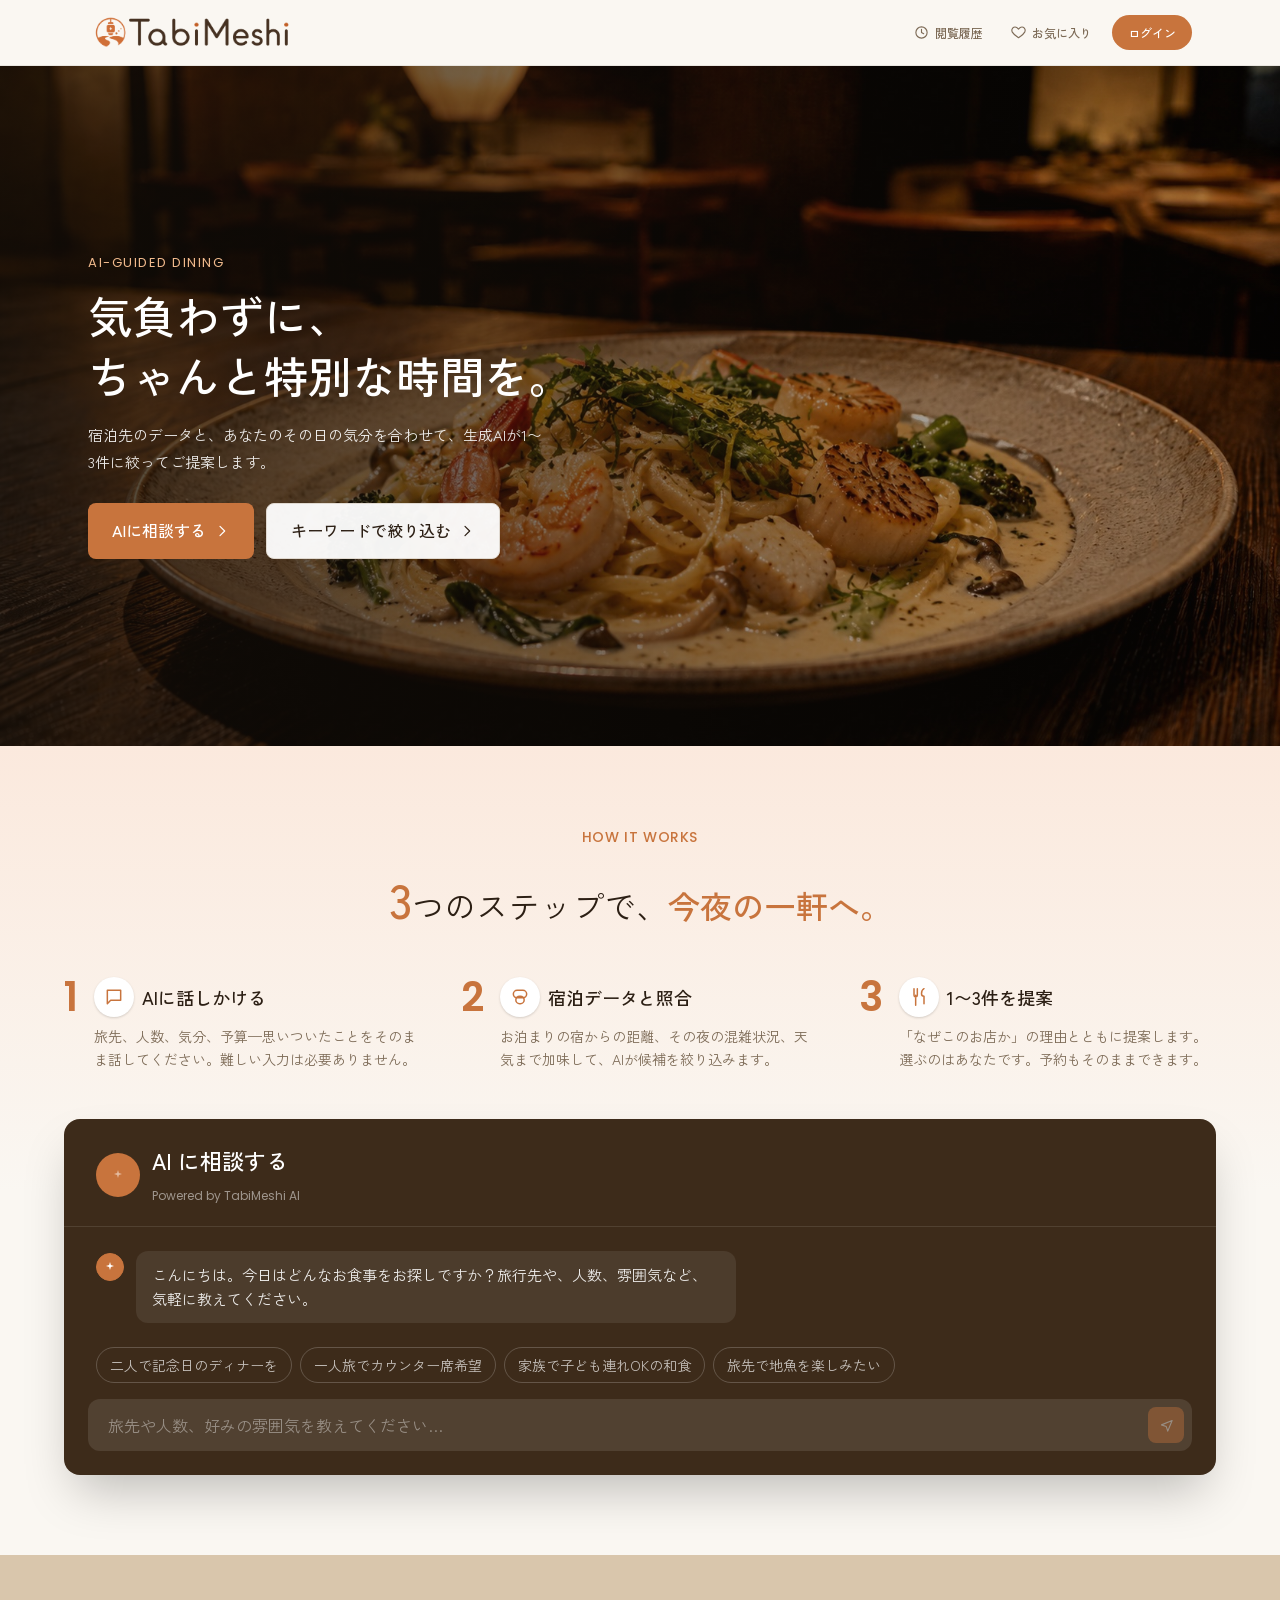
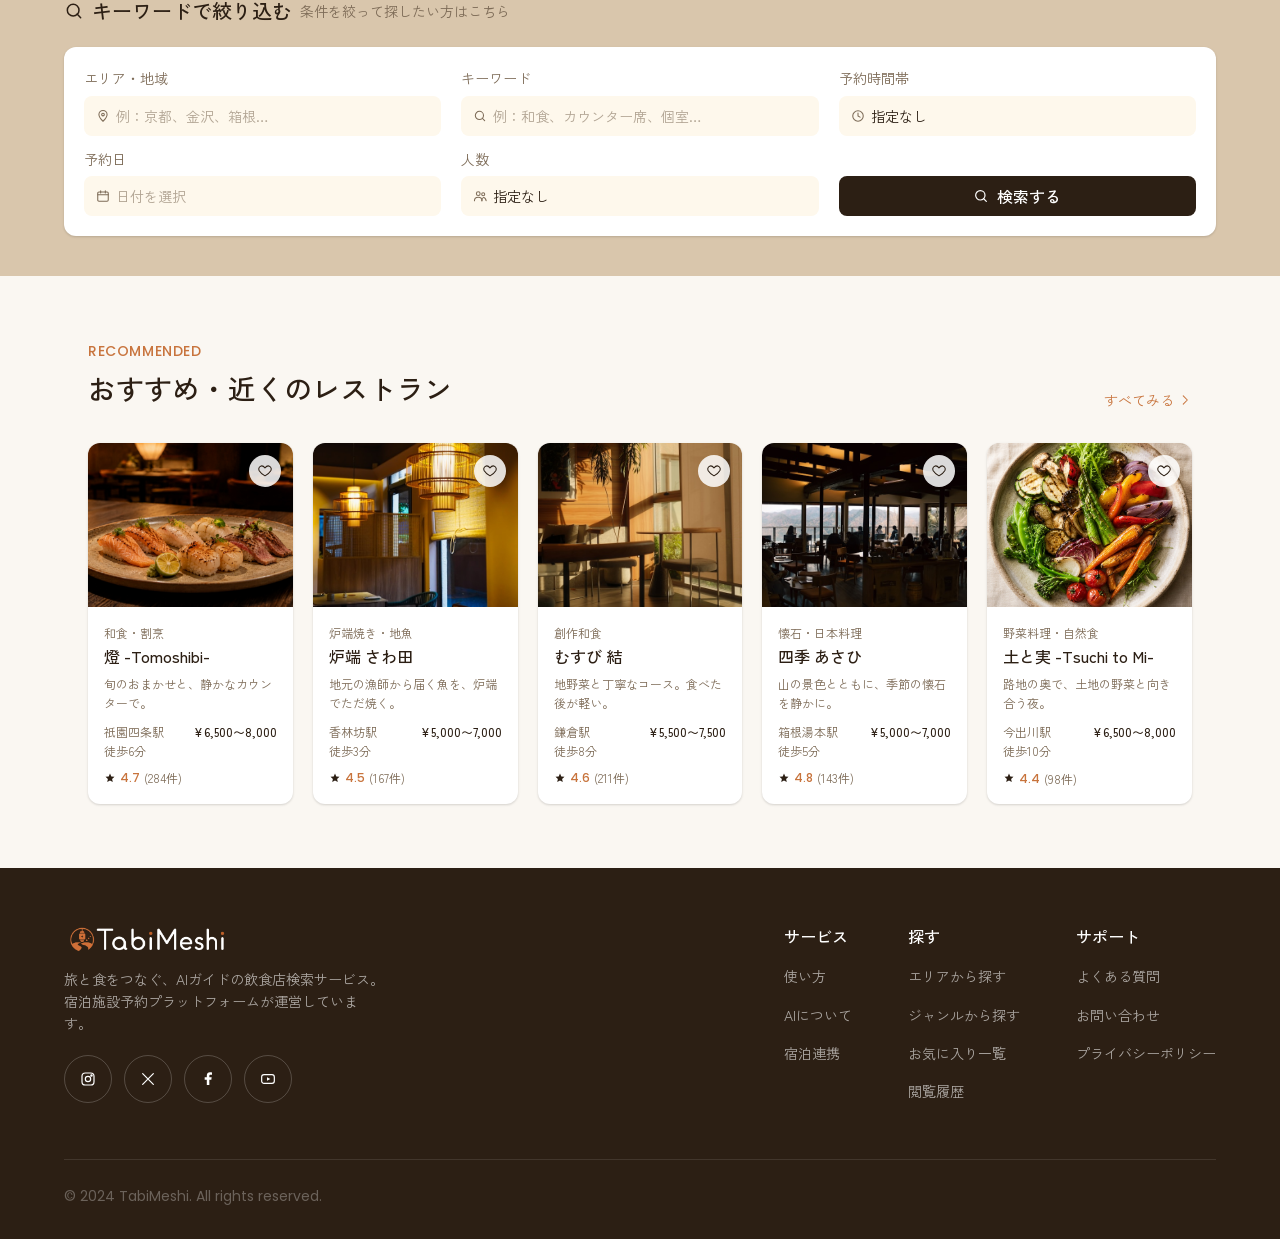
<file: index.html>
<!DOCTYPE html>
<html lang="ja">
<head>
<meta charset="UTF-8">
<meta name="viewport" content="width=device-width, initial-scale=1.0">
<title>TabiMeshi | 旅先で、ちょっと特別な一軒を。</title>
<meta name="description" content="旅行や特別な日の食事選びに、宿泊データと連動した生成AIが理由を示しながら1〜3件に絞り込む飲食店検索サービス「TabiMeshi」。">
<link rel="icon" type="image/png" href="assets/img/favicon.png">
<link rel="preconnect" href="https://fonts.googleapis.com">
<link rel="preconnect" href="https://fonts.gstatic.com" crossorigin>
<link href="https://fonts.googleapis.com/css2?family=Zen+Kaku+Gothic+New:wght@400;500;700&family=Poppins:wght@400;500;600&display=swap" rel="stylesheet">
<link rel="stylesheet" href="css/style.css">
<link rel="stylesheet" href="css/pages.css">
</head>
<body>

<svg style="display:none" aria-hidden="true">
  <symbol id="i-clock" viewBox="0 0 24 24"><circle cx="12" cy="12" r="9"/><path d="M12 7v5l3.5 2"/></symbol>
  <symbol id="i-heart-line" viewBox="0 0 24 24"><path d="M12 20.3s-7.3-4.4-9.9-8.9C.6 8.4 1.4 5 4.5 3.7 7 2.6 9.5 3.6 12 6.6 14.5 3.6 17 2.6 19.5 3.7 22.6 5 23.4 8.4 21.9 11.4 19.3 15.9 12 20.3 12 20.3z"/></symbol>
  <symbol id="i-heart-filled" viewBox="0 0 24 24"><path d="M12 20.3s-7.3-4.4-9.9-8.9C.6 8.4 1.4 5 4.5 3.7 7 2.6 9.5 3.6 12 6.6 14.5 3.6 17 2.6 19.5 3.7 22.6 5 23.4 8.4 21.9 11.4 19.3 15.9 12 20.3 12 20.3z" fill="currentColor" stroke="none"/></symbol>
  <symbol id="i-menu" viewBox="0 0 24 24"><path d="M3 6h18M3 12h18M3 18h18"/></symbol>
  <symbol id="i-x" viewBox="0 0 24 24"><path d="M5 5l14 14M19 5L5 19"/></symbol>
  <symbol id="i-chevron-right" viewBox="0 0 24 24"><path d="M9 5l7 7-7 7"/></symbol>
  <symbol id="i-chevron-left" viewBox="0 0 24 24"><path d="M15 5l-7 7 7 7"/></symbol>
  <symbol id="i-map-pin" viewBox="0 0 24 24"><path d="M12 21s7-6.5 7-11.5A7 7 0 0 0 5 9.5C5 14.5 12 21 12 21z"/><circle cx="12" cy="9.5" r="2.3"/></symbol>
  <symbol id="i-star" viewBox="0 0 24 24"><path d="M12 3l2.6 5.9 6.4.6-4.8 4.3 1.4 6.2L12 16.9 6.4 20l1.4-6.2-4.8-4.3 6.4-.6L12 3z" fill="currentColor" stroke="none"/></symbol>
  <symbol id="i-message" viewBox="0 0 24 24"><path d="M4 4h16v12H8l-4 4V4z"/></symbol>
  <symbol id="i-link" viewBox="0 0 24 24"><rect x="4" y="4" width="16" height="9" rx="4.5"/><rect x="7" y="11" width="10" height="9" rx="4.5"/></symbol>
  <symbol id="i-utensils" viewBox="0 0 24 24"><path d="M6 2v8a2 2 0 0 0 4 0V2M8 10v12M18 2c-2 1-3 3-3 6 0 2 1 3 3 3v9"/></symbol>
  <symbol id="i-send" viewBox="0 0 24 24"><path d="M4 11l17-7-7 17-2.5-7.5L4 11z"/></symbol>
  <symbol id="i-search" viewBox="0 0 24 24"><circle cx="11" cy="11" r="7"/><path d="M20 20l-4.3-4.3"/></symbol>
  <symbol id="i-calendar" viewBox="0 0 24 24"><rect x="3" y="5" width="18" height="16" rx="2"/><path d="M3 10h18M8 3v4M16 3v4"/></symbol>
  <symbol id="i-users" viewBox="0 0 24 24"><circle cx="9" cy="8" r="3.2"/><path d="M2.5 20c0-3.6 2.9-6 6.5-6s6.5 2.4 6.5 6"/><circle cx="17.5" cy="9" r="2.6"/><path d="M15 20c0-2.8 1.2-4.7 3-5.6.8 0 3.5.3 4.5 5.6"/></symbol>
  <symbol id="i-share" viewBox="0 0 24 24"><circle cx="18" cy="5" r="2.5"/><circle cx="6" cy="12" r="2.5"/><circle cx="18" cy="19" r="2.5"/><path d="M8.2 10.8l7.6-4.4M8.2 13.2l7.6 4.4"/></symbol>
  <symbol id="i-sparkle" viewBox="0 0 24 24"><path d="M12 2l1.8 6.2L20 10l-6.2 1.8L12 18l-1.8-6.2L4 10l6.2-1.8L12 2z" fill="currentColor" stroke="none"/></symbol>
  <symbol id="i-info" viewBox="0 0 24 24"><circle cx="12" cy="12" r="9"/><path d="M12 11v6M12 7.5v.1"/></symbol>
  <symbol id="i-instagram" viewBox="0 0 24 24"><rect x="3" y="3" width="18" height="18" rx="5"/><circle cx="12" cy="12" r="4"/><circle cx="17.2" cy="6.8" r="1"/></symbol>
  <symbol id="i-x-social" viewBox="0 0 24 24"><path d="M4 4l16 16M20 4L4 20"/></symbol>
  <symbol id="i-facebook" viewBox="0 0 24 24"><path d="M14 21v-8h3l.5-3.5H14V7.2c0-1 .5-1.7 1.9-1.7H18V2.3C17.6 2.2 16.4 2 15 2c-3 0-4.8 1.8-4.8 5v2.5H7V13h3.2v8H14z" fill="currentColor" stroke="none"/></symbol>
  <symbol id="i-youtube" viewBox="0 0 24 24"><rect x="2.5" y="5.5" width="19" height="13" rx="3.5"/><path d="M10.5 9.3v5.4l5-2.7-5-2.7z" fill="currentColor" stroke="none"/></symbol>
  <symbol id="i-check-circle" viewBox="0 0 24 24"><circle cx="12" cy="12" r="9"/><path d="M8 12.5l2.5 2.5L16 9.5"/></symbol>
  <symbol id="i-mail" viewBox="0 0 24 24"><rect x="3" y="5" width="18" height="14" rx="2"/><path d="M3 6.5l9 6 9-6"/></symbol>
</svg>

<!-- ヘッダー -->
<header class="site-header">
  <div class="container">
    <a href="index.html" class="site-logo">
      <img src="assets/img/logo_combined.png" alt="TabiMeshi" class="logo-combined">
    </a>
    <nav class="header-nav">
      <a href="#" class="nav-icon-btn js-scope-link"><svg class="icon"><use href="#i-clock"/></svg>閲覧履歴</a>
      <a href="#" class="nav-icon-btn js-scope-link"><svg class="icon"><use href="#i-heart-line"/></svg>お気に入り</a>
      <a href="#" class="btn-pill-primary">ログイン</a>
    </nav>
    <button class="header-hamburger js-drawer-open" aria-label="メニューを開く">
      <svg class="icon"><use href="#i-menu"/></svg>
    </button>
  </div>
</header>

<!-- SPドロワー -->
<div class="drawer-overlay js-drawer-overlay"></div>
<aside class="drawer js-drawer">
  <button class="drawer-close js-drawer-close" aria-label="メニューを閉じる"><svg class="icon"><use href="#i-x"/></svg></button>
  <a href="#" class="drawer-link js-scope-link"><svg class="icon"><use href="#i-heart-line"/></svg>お気に入り一覧</a>
  <a href="#" class="drawer-link js-scope-link"><svg class="icon"><use href="#i-clock"/></svg>閲覧履歴</a>
  <a href="#" class="drawer-link"><svg class="icon"><use href="#i-users"/></svg>ログイン</a>
</aside>

<main>
  <!-- ヒーロー -->
  <section class="hero">
    <div class="hero-slides js-hero-slides">
      <div class="hero-slide is-active" style="background-image:url('assets/img/gallery_dish1.jpg')"></div>
      <div class="hero-slide" style="background-image:url('assets/img/gallery_dish2.jpg')"></div>
      <div class="hero-slide" style="background-image:url('assets/img/card_tsuchitomi.jpg')"></div>
    </div>
    <div class="hero-overlay"></div>
    <div class="container">
      <div class="hero-inner">
        <p class="hero-eyebrow">AI-GUIDED DINING</p>
        <h1 class="hero-title">気負わずに、<br>ちゃんと特別な時間を。</h1>
        <p class="hero-sub">宿泊先のデータと、あなたのその日の気分を合わせて、生成AIが1〜3件に絞ってご提案します。</p>
        <div class="hero-actions">
          <a href="#ai-chat" class="btn-primary-lg">AIに相談する<svg class="icon"><use href="#i-chevron-right"/></svg></a>
          <a href="#normal-search" class="btn-secondary-lg">キーワードで絞り込む<svg class="icon"><use href="#i-chevron-right"/></svg></a>
        </div>
      </div>
    </div>
  </section>

  <!-- 3つのステップ + AIチャット -->
  <section class="steps-section" id="ai-chat">
    <p class="eyebrow">How it works</p>
    <h2 class="section-heading"><span class="accent" style="font-size:48px;">3</span>つのステップで、<br class="sp-break"><span class="accent">今夜の一軒へ。</span></h2>

    <div class="steps-grid">
      <div class="step">
        <span class="step-num">1</span>
        <div>
          <h3><span class="step-icon"><svg class="icon"><use href="#i-message"/></svg></span>AIに話しかける</h3>
          <p>旅先、人数、気分、予算—思いついたことをそのまま話してください。難しい入力は必要ありません。</p>
        </div>
      </div>
      <div class="step">
        <span class="step-num">2</span>
        <div>
          <h3><span class="step-icon"><svg class="icon"><use href="#i-link"/></svg></span>宿泊データと照合</h3>
          <p>お泊まりの宿からの距離、その夜の混雑状況、天気まで加味して、AIが候補を絞り込みます。</p>
        </div>
      </div>
      <div class="step">
        <span class="step-num">3</span>
        <div>
          <h3><span class="step-icon"><svg class="icon"><use href="#i-utensils"/></svg></span>1〜3件を提案</h3>
          <p>「なぜこのお店か」の理由とともに提案します。選ぶのはあなたです。予約もそのままできます。</p>
        </div>
      </div>
    </div>

    <div class="chat-panel">
      <div class="chat-head">
        <span class="chat-head-icon"><svg class="icon"><use href="#i-sparkle"/></svg></span>
        <div>
          <h2>AI に相談する</h2>
          <span>Powered by TabiMeshi AI</span>
        </div>
      </div>
      <div class="chat-body">
        <div class="chat-messages js-chat-messages">
          <div class="chat-bubble">
            <span class="avatar"><svg class="icon" style="font-size:12px;"><use href="#i-sparkle"/></svg></span>
            <p>こんにちは。今日はどんなお食事をお探しですか？旅行先や、人数、雰囲気など、気軽に教えてください。</p>
          </div>
        </div>
      </div>
      <div class="chat-chips">
        <button class="chat-chip js-chat-chip">二人で記念日のディナーを</button>
        <button class="chat-chip js-chat-chip">一人旅でカウンター席希望</button>
        <button class="chat-chip js-chat-chip">家族で子ども連れOKの和食</button>
        <button class="chat-chip js-chat-chip">旅先で地魚を楽しみたい</button>
      </div>
      <div class="chat-input-row">
        <div class="chat-input-box">
          <input type="text" id="chat-input" placeholder="旅先や人数、好みの雰囲気を教えてください…">
          <button class="chat-send" id="chat-send" disabled aria-label="送信">
            <svg class="icon"><use href="#i-send"/></svg>
          </button>
        </div>
      </div>
    </div>
  </section>

  <!-- フローティング再呼び出しボタン -->
  <button class="chat-recall-fab js-chat-recall" aria-label="AIに相談する">
    <svg class="icon" style="font-size:26px;"><use href="#i-sparkle"/></svg>
  </button>

  <!-- 通常検索エリア -->
  <section class="search-section" id="normal-search">
    <div class="search-section-inner">
      <div class="search-heading">
        <h2><svg class="icon"><use href="#i-search"/></svg>キーワードで絞り込む</h2>
        <span>条件を絞って探したい方はこちら</span>
      </div>
      <div class="search-card">
        <div class="search-row">
          <div class="search-field">
            <label for="s-area">エリア・地域</label>
            <div class="input-wrap">
              <svg class="icon"><use href="#i-map-pin"/></svg>
              <input type="text" id="s-area" placeholder="例：京都、金沢、箱根…">
            </div>
          </div>
          <div class="search-field">
            <label for="s-keyword">キーワード</label>
            <div class="input-wrap">
              <svg class="icon"><use href="#i-search"/></svg>
              <input type="text" id="s-keyword" placeholder="例：和食、カウンター席、個室…">
            </div>
          </div>
          <div class="search-field">
            <label for="s-time">予約時間帯</label>
            <div class="input-wrap">
              <svg class="icon"><use href="#i-clock"/></svg>
              <select id="s-time">
                <option value="">指定なし</option>
                <option>ランチ（11:00〜14:00）</option>
                <option>ディナー（17:00〜21:00）</option>
                <option>深夜（21:00〜）</option>
              </select>
            </div>
          </div>
        </div>
        <div class="search-row">
          <div class="search-field">
            <label for="s-date">予約日</label>
            <div class="input-wrap">
              <svg class="icon"><use href="#i-calendar"/></svg>
              <input type="text" id="s-date" placeholder="日付を選択" readonly class="js-date-trigger">
            </div>
          </div>
          <div class="search-field">
            <label for="s-people">人数</label>
            <div class="input-wrap">
              <svg class="icon"><use href="#i-users"/></svg>
              <select id="s-people">
                <option value="">指定なし</option>
                <option>1名</option><option>2名</option><option>3名</option><option>4名</option><option>5名以上</option>
              </select>
            </div>
          </div>
          <div class="search-field" style="display:flex; align-items:flex-end;">
            <button class="search-submit-btn js-press-only"><svg class="icon"><use href="#i-search"/></svg>検索する</button>
          </div>
        </div>
      </div>
    </div>
  </section>

  <!-- おすすめ・近くのレストラン -->
  <section class="recommend-section">
    <div class="recommend-head">
      <div>
        <p class="eyebrow">Recommended</p>
        <h2>おすすめ・近くのレストラン</h2>
      </div>
      <a href="#" class="js-press-only">すべてみる<svg class="icon"><use href="#i-chevron-right"/></svg></a>
    </div>

    <div class="card-grid">
      <a href="shop.html" class="restaurant-card" data-shop="tomoshibi">
        <div class="thumb">
          <img src="assets/img/card_tomoshibi.jpg" alt="燈 -Tomoshibi- の店内写真">
          <button class="fav-btn js-fav-btn" data-shop-id="tomoshibi" aria-label="お気に入りに追加">
            <svg class="icon icon-heart-line"><use href="#i-heart-line"/></svg>
            <svg class="icon icon-heart-filled"><use href="#i-heart-filled"/></svg>
          </button>
        </div>
        <div class="info">
          <p class="genre">和食・割烹</p>
          <h3>燈 -Tomoshibi-</h3>
          <p class="catch">旬のおまかせと、静かなカウンターで。</p>
          <div class="meta-row">
            <span>祇園四条駅<br>徒歩6分</span>
            <span class="price">¥6,500〜8,000</span>
          </div>
          <div class="rating"><svg class="icon"><use href="#i-star"/></svg><span class="score">4.7</span><span class="count">(284件)</span></div>
        </div>
      </a>

      <a href="shop.html" class="restaurant-card" data-shop="sawada">
        <div class="thumb">
          <img src="assets/img/card_sawada.jpg" alt="炉端 さわ田 の店内写真">
          <button class="fav-btn js-fav-btn" data-shop-id="sawada" aria-label="お気に入りに追加">
            <svg class="icon icon-heart-line"><use href="#i-heart-line"/></svg>
            <svg class="icon icon-heart-filled"><use href="#i-heart-filled"/></svg>
          </button>
        </div>
        <div class="info">
          <p class="genre">炉端焼き・地魚</p>
          <h3>炉端 さわ田</h3>
          <p class="catch">地元の漁師から届く魚を、炉端でただ焼く。</p>
          <div class="meta-row">
            <span>香林坊駅<br>徒歩3分</span>
            <span class="price">¥5,000〜7,000</span>
          </div>
          <div class="rating"><svg class="icon"><use href="#i-star"/></svg><span class="score">4.5</span><span class="count">(167件)</span></div>
        </div>
      </a>

      <a href="shop.html" class="restaurant-card" data-shop="musubi">
        <div class="thumb">
          <img src="assets/img/card_musubi.jpg" alt="むすび 結 の店内写真">
          <button class="fav-btn js-fav-btn" data-shop-id="musubi" aria-label="お気に入りに追加">
            <svg class="icon icon-heart-line"><use href="#i-heart-line"/></svg>
            <svg class="icon icon-heart-filled"><use href="#i-heart-filled"/></svg>
          </button>
        </div>
        <div class="info">
          <p class="genre">創作和食</p>
          <h3>むすび 結</h3>
          <p class="catch">地野菜と丁寧なコース。食べた後が軽い。</p>
          <div class="meta-row">
            <span>鎌倉駅<br>徒歩8分</span>
            <span class="price">¥5,500〜7,500</span>
          </div>
          <div class="rating"><svg class="icon"><use href="#i-star"/></svg><span class="score">4.6</span><span class="count">(211件)</span></div>
        </div>
      </a>

      <a href="shop.html" class="restaurant-card" data-shop="asahi">
        <div class="thumb">
          <img src="assets/img/card_asahi.jpg" alt="四季 あさひ の店内写真">
          <button class="fav-btn js-fav-btn" data-shop-id="asahi" aria-label="お気に入りに追加">
            <svg class="icon icon-heart-line"><use href="#i-heart-line"/></svg>
            <svg class="icon icon-heart-filled"><use href="#i-heart-filled"/></svg>
          </button>
        </div>
        <div class="info">
          <p class="genre">懐石・日本料理</p>
          <h3>四季 あさひ</h3>
          <p class="catch">山の景色とともに、季節の懐石を静かに。</p>
          <div class="meta-row">
            <span>箱根湯本駅<br>徒歩5分</span>
            <span class="price">¥5,000〜7,000</span>
          </div>
          <div class="rating"><svg class="icon"><use href="#i-star"/></svg><span class="score">4.8</span><span class="count">(143件)</span></div>
        </div>
      </a>

      <a href="shop.html" class="restaurant-card" data-shop="tsuchitomi">
        <div class="thumb">
          <img src="assets/img/card_tsuchitomi.jpg" alt="土と実 -Tsuchi to Mi- の店内写真">
          <button class="fav-btn js-fav-btn" data-shop-id="tsuchitomi" aria-label="お気に入りに追加">
            <svg class="icon icon-heart-line"><use href="#i-heart-line"/></svg>
            <svg class="icon icon-heart-filled"><use href="#i-heart-filled"/></svg>
          </button>
        </div>
        <div class="info">
          <p class="genre">野菜料理・自然食</p>
          <h3>土と実 -Tsuchi to Mi-</h3>
          <p class="catch">路地の奥で、土地の野菜と向き合う夜。</p>
          <div class="meta-row">
            <span>今出川駅<br>徒歩10分</span>
            <span class="price">¥6,500〜8,000</span>
          </div>
          <div class="rating"><svg class="icon"><use href="#i-star"/></svg><span class="score">4.4</span><span class="count">(98件)</span></div>
        </div>
      </a>
    </div>
  </section>
</main>

<!-- フッター -->
<footer class="site-footer">
  <div class="footer-inner">
    <div class="footer-top">
      <div class="footer-brand">
        <a href="index.html" class="site-logo">
          <img src="assets/img/logo_combined_white.png" alt="TabiMeshi" class="logo-combined">
        </a>
        <p>旅と食をつなぐ、AIガイドの飲食店検索サービス。<br>宿泊施設予約プラットフォームが運営しています。</p>
        <div class="footer-sns">
          <a href="#" target="_blank" rel="noopener" aria-label="Instagram"><svg class="icon"><use href="#i-instagram"/></svg></a>
          <a href="#" target="_blank" rel="noopener" aria-label="X"><svg class="icon"><use href="#i-x-social"/></svg></a>
          <a href="#" target="_blank" rel="noopener" aria-label="Facebook"><svg class="icon"><use href="#i-facebook"/></svg></a>
          <a href="#" target="_blank" rel="noopener" aria-label="YouTube"><svg class="icon"><use href="#i-youtube"/></svg></a>
        </div>
      </div>
      <div class="footer-links">
        <div class="footer-col">
          <h3>サービス</h3>
          <ul><li><a href="#" class="js-scope-link">使い方</a></li><li><a href="#" class="js-scope-link">AIについて</a></li><li><a href="#" class="js-scope-link">宿泊連携</a></li></ul>
        </div>
        <div class="footer-col">
          <h3>探す</h3>
          <ul><li><a href="#" class="js-scope-link">エリアから探す</a></li><li><a href="#" class="js-scope-link">ジャンルから探す</a></li><li><a href="#" class="js-scope-link">お気に入り一覧</a></li><li><a href="#" class="js-scope-link">閲覧履歴</a></li></ul>
        </div>
        <div class="footer-col">
          <h3>サポート</h3>
          <ul><li><a href="#" class="js-scope-link">よくある質問</a></li><li><a href="#" class="js-scope-link">お問い合わせ</a></li><li><a href="#" class="js-scope-link">プライバシーポリシー</a></li></ul>
        </div>
      </div>
    </div>
    <div class="footer-bottom">© 2024 TabiMeshi. All rights reserved.</div>
  </div>
</footer>

<!-- トースト -->
<div class="toast js-toast"></div>

<!-- カレンダーモーダル(簡易) -->
<div class="modal-overlay js-calendar-modal">
  <div class="modal-box" style="max-width:320px;">
    <h3 style="margin-bottom:16px;">予約日を選択</h3>
    <input type="date" class="js-calendar-input" style="width:100%;height:44px;border:1px solid var(--color-border);border-radius:8px;padding:0 12px;font-family:inherit;font-size:14px;">
    <button class="modal-close-btn js-calendar-confirm" style="margin-top:20px;">決定</button>
  </div>
</div>

<script src="js/main.js"></script>
</body>
</html>
</file>
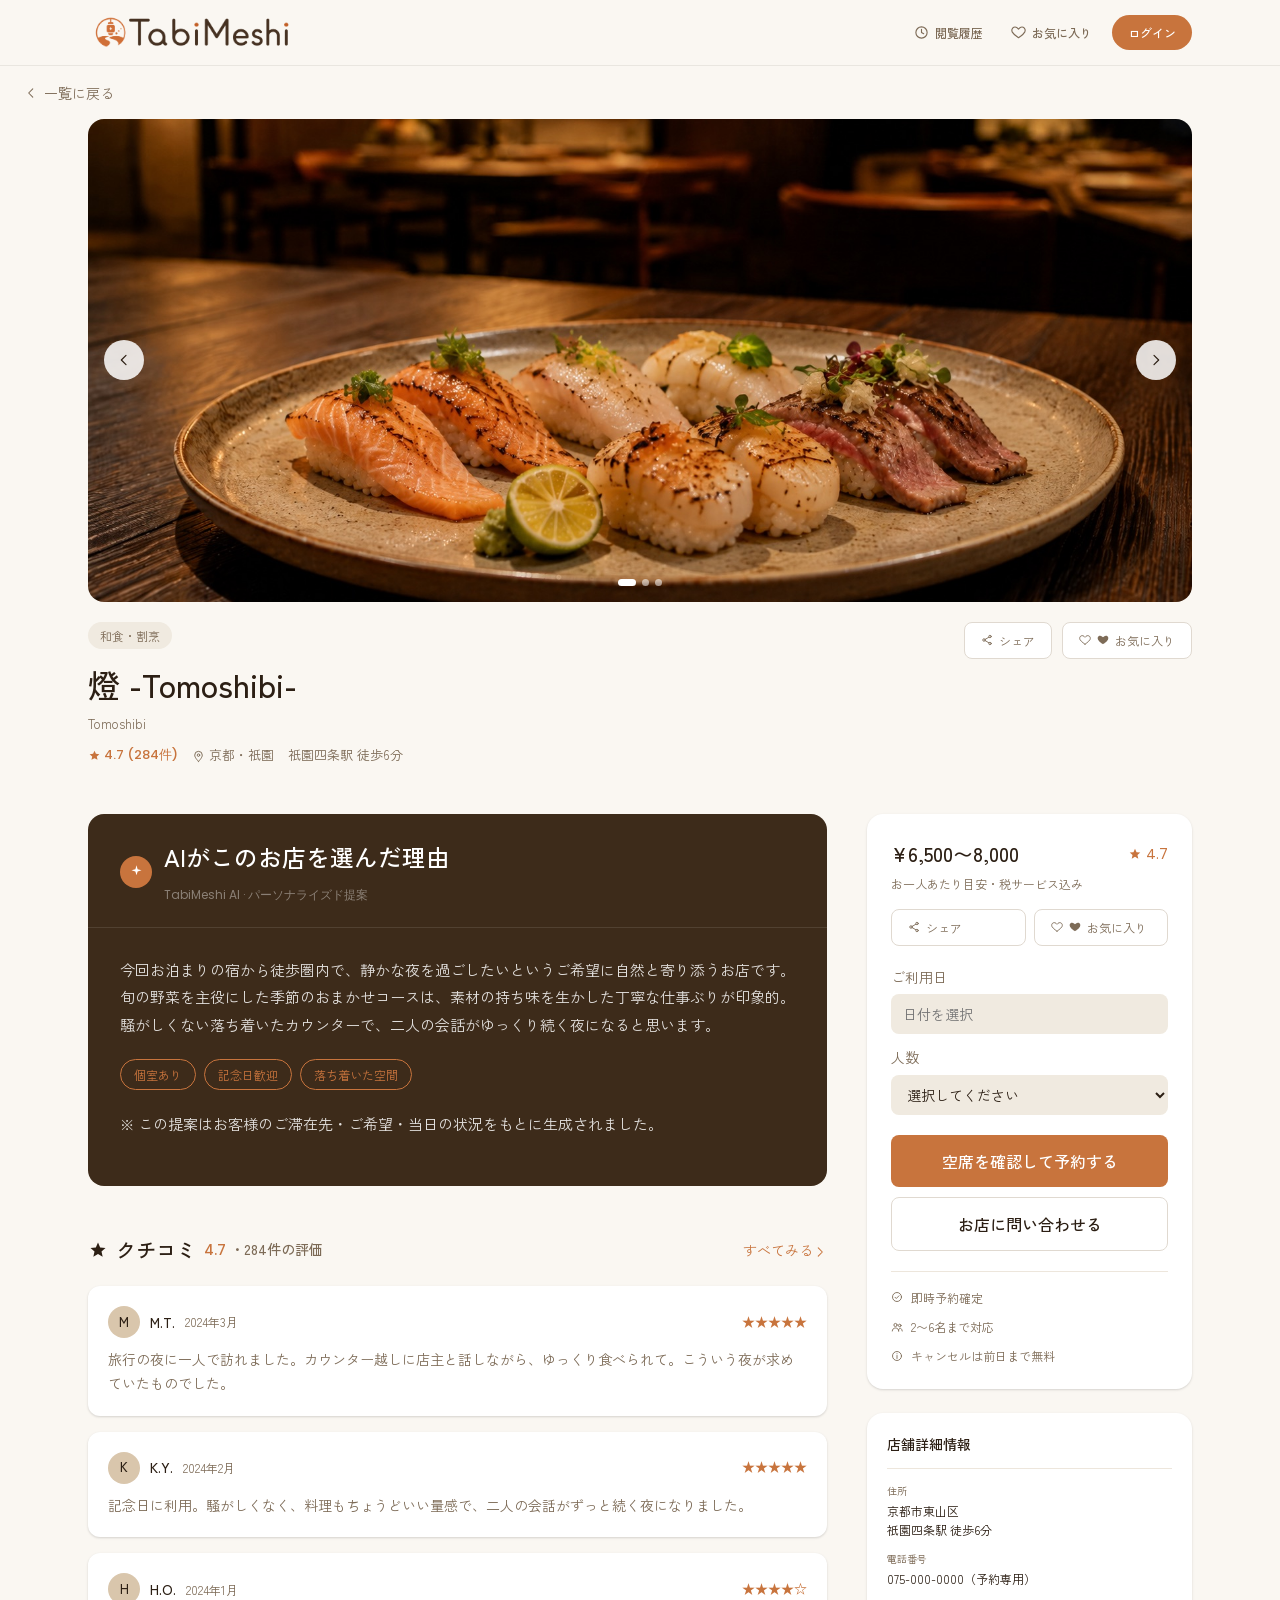
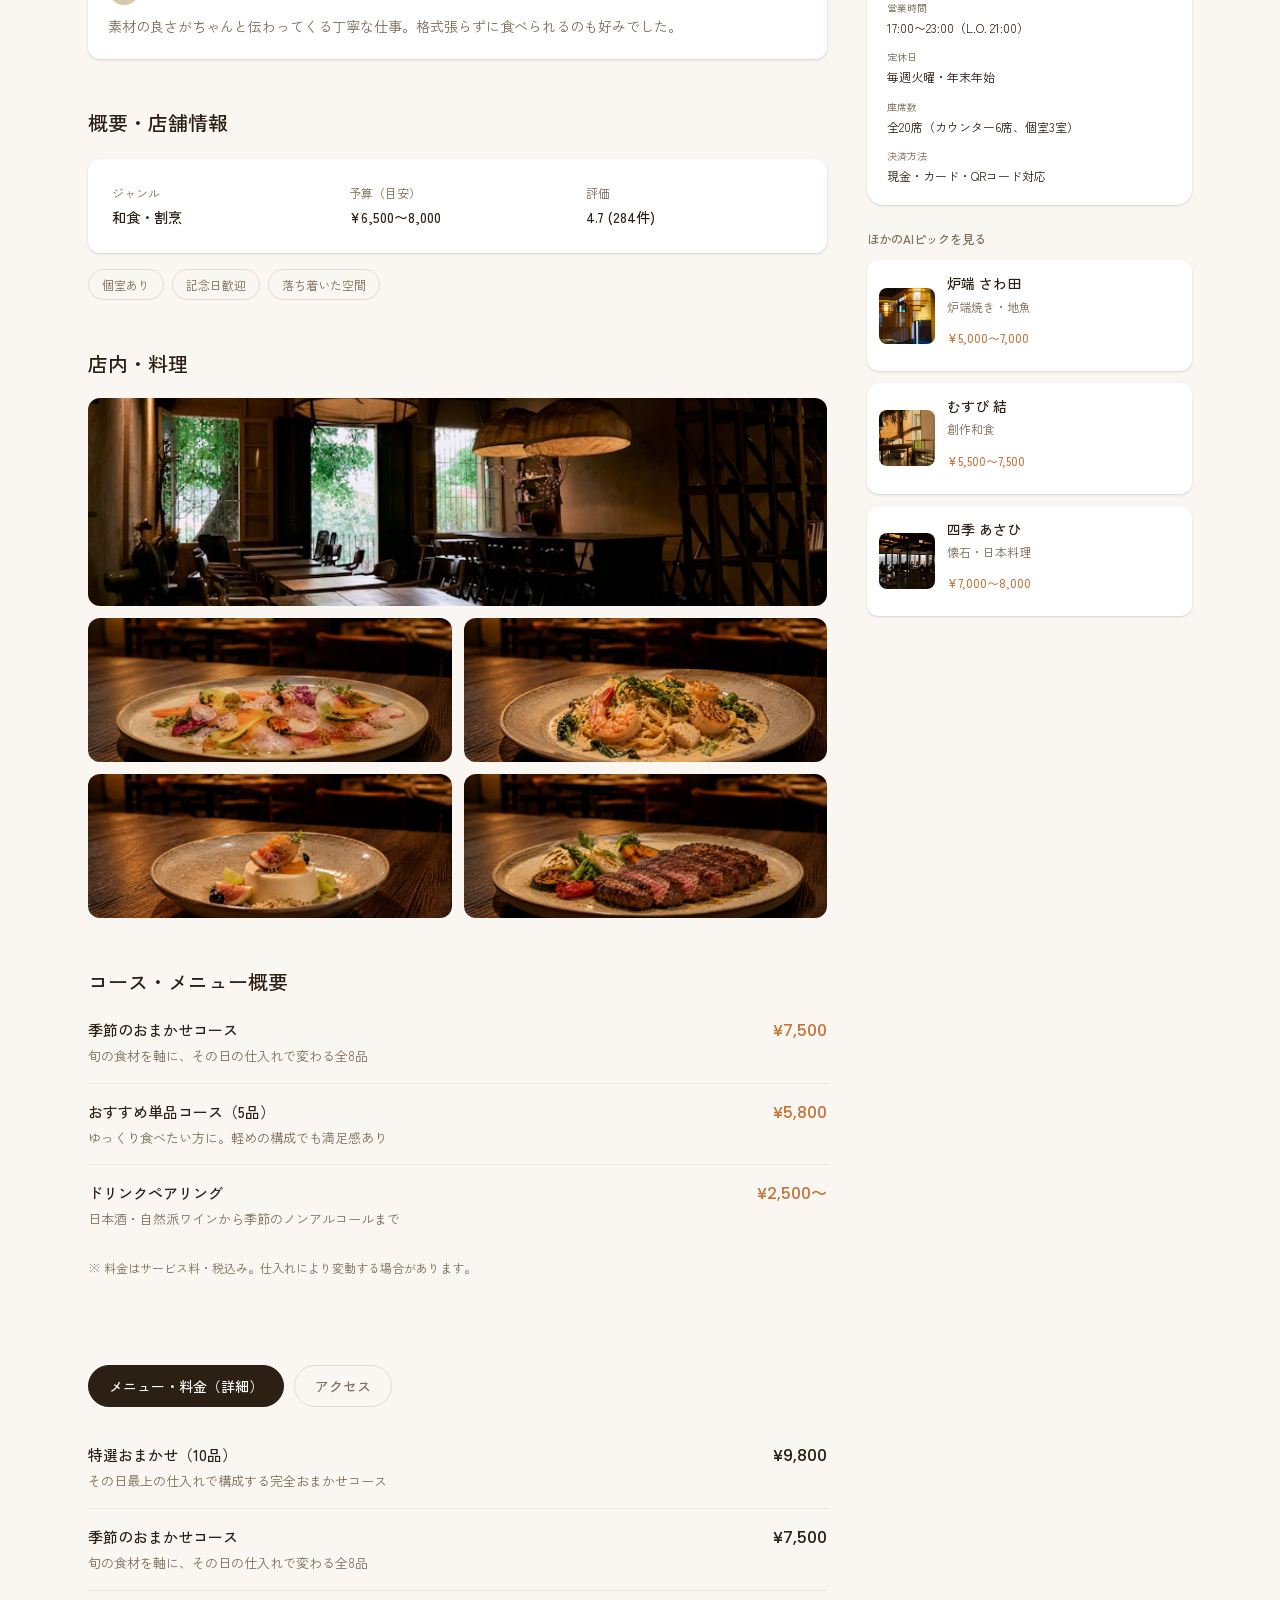
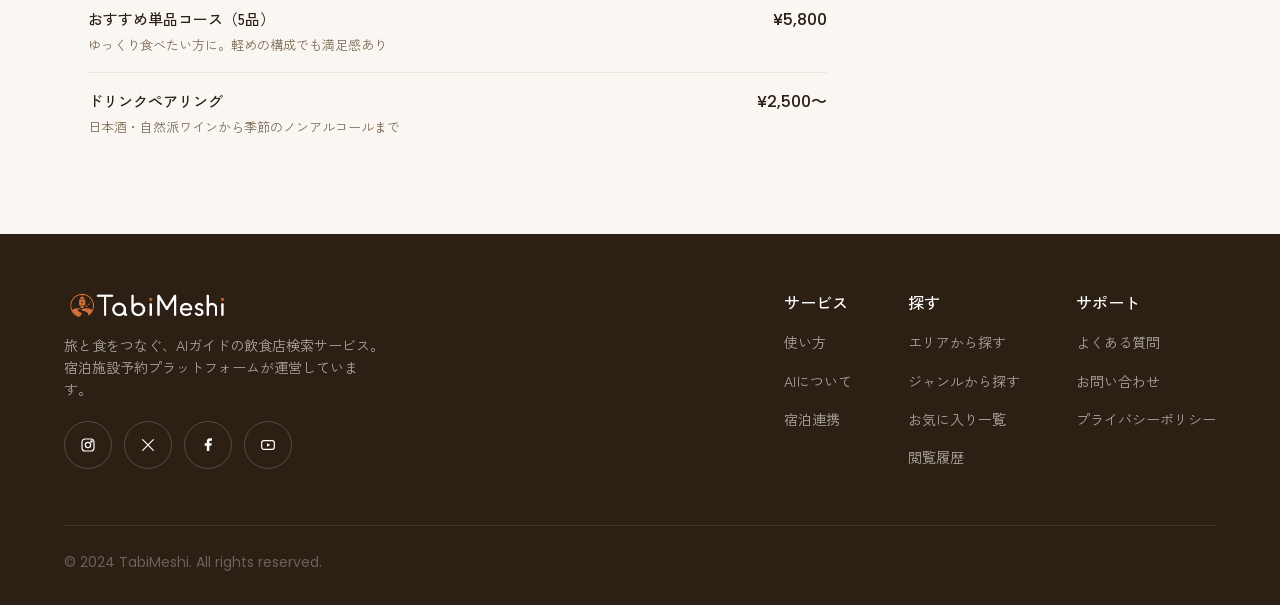
<file: shop.html>
<!DOCTYPE html>
<html lang="ja">
<head>
<meta charset="UTF-8">
<meta name="viewport" content="width=device-width, initial-scale=1.0">
<title>燈 -Tomoshibi- | TabiMeshi</title>
<meta name="description" content="京都・祇園、旬のおまかせと静かなカウンターの一軒「燈 -Tomoshibi-」。AIがこのお店を選んだ理由とともにご紹介します。">
<link rel="icon" type="image/png" href="assets/img/favicon.png">
<link rel="preconnect" href="https://fonts.googleapis.com">
<link rel="preconnect" href="https://fonts.gstatic.com" crossorigin>
<link href="https://fonts.googleapis.com/css2?family=Zen+Kaku+Gothic+New:wght@400;500;700&family=Poppins:wght@400;500;600&display=swap" rel="stylesheet">
<link rel="stylesheet" href="css/style.css">
<link rel="stylesheet" href="css/pages.css">
</head>
<body class="has-fixed-bar">

<svg style="display:none" aria-hidden="true">
  <symbol id="i-clock" viewBox="0 0 24 24"><circle cx="12" cy="12" r="9"/><path d="M12 7v5l3.5 2"/></symbol>
  <symbol id="i-heart-line" viewBox="0 0 24 24"><path d="M12 20.3s-7.3-4.4-9.9-8.9C.6 8.4 1.4 5 4.5 3.7 7 2.6 9.5 3.6 12 6.6 14.5 3.6 17 2.6 19.5 3.7 22.6 5 23.4 8.4 21.9 11.4 19.3 15.9 12 20.3 12 20.3z"/></symbol>
  <symbol id="i-heart-filled" viewBox="0 0 24 24"><path d="M12 20.3s-7.3-4.4-9.9-8.9C.6 8.4 1.4 5 4.5 3.7 7 2.6 9.5 3.6 12 6.6 14.5 3.6 17 2.6 19.5 3.7 22.6 5 23.4 8.4 21.9 11.4 19.3 15.9 12 20.3 12 20.3z" fill="currentColor" stroke="none"/></symbol>
  <symbol id="i-menu" viewBox="0 0 24 24"><path d="M3 6h18M3 12h18M3 18h18"/></symbol>
  <symbol id="i-x" viewBox="0 0 24 24"><path d="M5 5l14 14M19 5L5 19"/></symbol>
  <symbol id="i-chevron-right" viewBox="0 0 24 24"><path d="M9 5l7 7-7 7"/></symbol>
  <symbol id="i-chevron-left" viewBox="0 0 24 24"><path d="M15 5l-7 7 7 7"/></symbol>
  <symbol id="i-map-pin" viewBox="0 0 24 24"><path d="M12 21s7-6.5 7-11.5A7 7 0 0 0 5 9.5C5 14.5 12 21 12 21z"/><circle cx="12" cy="9.5" r="2.3"/></symbol>
  <symbol id="i-star" viewBox="0 0 24 24"><path d="M12 3l2.6 5.9 6.4.6-4.8 4.3 1.4 6.2L12 16.9 6.4 20l1.4-6.2-4.8-4.3 6.4-.6L12 3z" fill="currentColor" stroke="none"/></symbol>
  <symbol id="i-message" viewBox="0 0 24 24"><path d="M4 4h16v12H8l-4 4V4z"/></symbol>
  <symbol id="i-link" viewBox="0 0 24 24"><rect x="4" y="4" width="16" height="9" rx="4.5"/><rect x="7" y="11" width="10" height="9" rx="4.5"/></symbol>
  <symbol id="i-utensils" viewBox="0 0 24 24"><path d="M6 2v8a2 2 0 0 0 4 0V2M8 10v12M18 2c-2 1-3 3-3 6 0 2 1 3 3 3v9"/></symbol>
  <symbol id="i-send" viewBox="0 0 24 24"><path d="M4 11l17-7-7 17-2.5-7.5L4 11z"/></symbol>
  <symbol id="i-search" viewBox="0 0 24 24"><circle cx="11" cy="11" r="7"/><path d="M20 20l-4.3-4.3"/></symbol>
  <symbol id="i-calendar" viewBox="0 0 24 24"><rect x="3" y="5" width="18" height="16" rx="2"/><path d="M3 10h18M8 3v4M16 3v4"/></symbol>
  <symbol id="i-users" viewBox="0 0 24 24"><circle cx="9" cy="8" r="3.2"/><path d="M2.5 20c0-3.6 2.9-6 6.5-6s6.5 2.4 6.5 6"/><circle cx="17.5" cy="9" r="2.6"/><path d="M15 20c0-2.8 1.2-4.7 3-5.6.8 0 3.5.3 4.5 5.6"/></symbol>
  <symbol id="i-share" viewBox="0 0 24 24"><circle cx="18" cy="5" r="2.5"/><circle cx="6" cy="12" r="2.5"/><circle cx="18" cy="19" r="2.5"/><path d="M8.2 10.8l7.6-4.4M8.2 13.2l7.6 4.4"/></symbol>
  <symbol id="i-sparkle" viewBox="0 0 24 24"><path d="M12 2l1.8 6.2L20 10l-6.2 1.8L12 18l-1.8-6.2L4 10l6.2-1.8L12 2z" fill="currentColor" stroke="none"/></symbol>
  <symbol id="i-info" viewBox="0 0 24 24"><circle cx="12" cy="12" r="9"/><path d="M12 11v6M12 7.5v.1"/></symbol>
  <symbol id="i-instagram" viewBox="0 0 24 24"><rect x="3" y="3" width="18" height="18" rx="5"/><circle cx="12" cy="12" r="4"/><circle cx="17.2" cy="6.8" r="1"/></symbol>
  <symbol id="i-x-social" viewBox="0 0 24 24"><path d="M4 4l16 16M20 4L4 20"/></symbol>
  <symbol id="i-facebook" viewBox="0 0 24 24"><path d="M14 21v-8h3l.5-3.5H14V7.2c0-1 .5-1.7 1.9-1.7H18V2.3C17.6 2.2 16.4 2 15 2c-3 0-4.8 1.8-4.8 5v2.5H7V13h3.2v8H14z" fill="currentColor" stroke="none"/></symbol>
  <symbol id="i-youtube" viewBox="0 0 24 24"><rect x="2.5" y="5.5" width="19" height="13" rx="3.5"/><path d="M10.5 9.3v5.4l5-2.7-5-2.7z" fill="currentColor" stroke="none"/></symbol>
  <symbol id="i-check-circle" viewBox="0 0 24 24"><circle cx="12" cy="12" r="9"/><path d="M8 12.5l2.5 2.5L16 9.5"/></symbol>
  <symbol id="i-mail" viewBox="0 0 24 24"><rect x="3" y="5" width="18" height="14" rx="2"/><path d="M3 6.5l9 6 9-6"/></symbol>
</svg>

<!-- ヘッダー -->
<header class="site-header">
  <div class="container">
    <a href="index.html" class="site-logo">
      <img src="assets/img/logo_combined.png" alt="TabiMeshi" class="logo-combined">
    </a>
    <nav class="header-nav">
      <a href="#" class="nav-icon-btn js-scope-link"><svg class="icon"><use href="#i-clock"/></svg>閲覧履歴</a>
      <a href="#" class="nav-icon-btn js-scope-link"><svg class="icon"><use href="#i-heart-line"/></svg>お気に入り</a>
      <a href="#" class="btn-pill-primary">ログイン</a>
    </nav>
    <button class="header-hamburger js-drawer-open" aria-label="メニューを開く">
      <svg class="icon"><use href="#i-menu"/></svg>
    </button>
  </div>
</header>

<!-- SPドロワー -->
<div class="drawer-overlay js-drawer-overlay"></div>
<aside class="drawer js-drawer">
  <button class="drawer-close js-drawer-close" aria-label="メニューを閉じる"><svg class="icon"><use href="#i-x"/></svg></button>
  <a href="#" class="drawer-link js-scope-link"><svg class="icon"><use href="#i-heart-line"/></svg>お気に入り一覧</a>
  <a href="#" class="drawer-link js-scope-link"><svg class="icon"><use href="#i-clock"/></svg>閲覧履歴</a>
  <a href="#" class="drawer-link"><svg class="icon"><use href="#i-users"/></svg>ログイン</a>
</aside>

<main>
  <a href="index.html" class="detail-back"><svg class="icon"><use href="#i-chevron-left"/></svg>一覧に戻る</a>

  <!-- メインビジュアルギャラリー -->
  <div class="detail-gallery">
    <div class="gallery-viewport">
      <div class="gallery-track js-gallery-track">
        <img src="assets/img/card_tomoshibi.jpg" alt="燈 -Tomoshibi- 料理写真1">
        <img src="assets/img/gallery_interior.jpg" alt="燈 -Tomoshibi- 店内写真">
        <img src="assets/img/gallery_table.jpg" alt="燈 -Tomoshibi- 自然光の食卓">
      </div>
      <button class="gallery-arrow prev js-gallery-prev" aria-label="前の写真"><svg class="icon"><use href="#i-chevron-left"/></svg></button>
      <button class="gallery-arrow next js-gallery-next" aria-label="次の写真"><svg class="icon"><use href="#i-chevron-right"/></svg></button>
      <div class="gallery-dots js-gallery-dots"></div>
    </div>
  </div>

  <!-- 基本情報 -->
  <div class="detail-basic">
    <div>
      <span class="tag-pill">和食・割烹</span>
      <h1>燈 -Tomoshibi-</h1>
      <p class="romaji">Tomoshibi</p>
      <div class="meta-line">
        <span class="rating"><svg class="icon"><use href="#i-star"/></svg> 4.7 (284件)</span>
        <span><svg class="icon"><use href="#i-map-pin"/></svg> 京都・祇園</span>
        <span>祇園四条駅 徒歩6分</span>
      </div>
    </div>
    <div class="detail-basic-actions">
      <button class="icon-btn-outline js-share-btn"><svg class="icon"><use href="#i-share"/></svg>シェア</button>
      <button class="icon-btn-outline js-fav-btn" data-shop-id="tomoshibi" aria-label="お気に入りに追加">
        <svg class="icon icon-heart-line"><use href="#i-heart-line"/></svg>
        <svg class="icon icon-heart-filled"><use href="#i-heart-filled"/></svg>
        お気に入り
      </button>
    </div>
  </div>

  <div class="detail-layout">
    <div class="detail-main">

      <!-- AIがこのお店を選んだ理由 -->
      <section class="ai-reason">
        <div class="ai-reason-head">
          <span class="icon-badge"><svg class="icon"><use href="#i-sparkle"/></svg></span>
          <div>
            <h2>AIがこのお店を選んだ理由</h2>
            <span>TabiMeshi AI · パーソナライズド提案</span>
          </div>
        </div>
        <div class="ai-reason-body">
          <p class="js-clamp-text" data-full-text="今回お泊まりの宿から徒歩圏内で、静かな夜を過ごしたいというご希望に自然と寄り添うお店です。旬の野菜を主役にした季節のおまかせコースは、素材の持ち味を生かした丁寧な仕事ぶりが印象的。騒がしくない落ち着いたカウンターで、二人の会話がゆっくり続く夜になると思います。">
            今回お泊まりの宿から徒歩圏内で、静かな夜を過ごしたいというご希望に自然と寄り添うお店です。旬の野菜を主役にした季節のおまかせコースは、素材の持ち味を生かした丁寧な仕事ぶりが印象的。騒がしくない落ち着いたカウンターで、二人の会話がゆっくり続く夜になると思います。
          </p>
          <button class="js-clamp-toggle" style="display:none; background:none; border:none; color:var(--color-primary); font-size:13px; margin:-14px 0 20px; padding:0; cursor:pointer;">もっと見る</button>
          <div class="ai-reason-tags">
            <span>個室あり</span><span>記念日歓迎</span><span>落ち着いた空間</span>
          </div>
          <p class="ai-reason-note">※ この提案はお客様のご滞在先・ご希望・当日の状況をもとに生成されました。</p>
        </div>
      </section>

      <!-- クチコミ -->
      <section class="reviews-section">
        <div class="section-head">
          <h2><svg class="icon"><use href="#i-star"/></svg>クチコミ <span class="rating-summary"><span class="score">4.7</span> ・284件の評価</span></h2>
          <a href="#" class="see-all js-reviews-toggle">すべてみる<svg class="icon"><use href="#i-chevron-right"/></svg></a>
        </div>
        <div class="reviews-list js-reviews-list">
          <div class="review-card">
            <div class="review-head">
              <span class="review-avatar">M</span>
              <div><div class="review-name">M.T.</div></div>
              <span class="review-date">2024年3月</span>
              <span class="review-stars">★★★★★</span>
            </div>
            <p>旅行の夜に一人で訪れました。カウンター越しに店主と話しながら、ゆっくり食べられて。こういう夜が求めていたものでした。</p>
          </div>
          <div class="review-card">
            <div class="review-head">
              <span class="review-avatar">K</span>
              <div><div class="review-name">K.Y.</div></div>
              <span class="review-date">2024年2月</span>
              <span class="review-stars">★★★★★</span>
            </div>
            <p>記念日に利用。騒がしくなく、料理もちょうどいい量感で、二人の会話がずっと続く夜になりました。</p>
          </div>
          <div class="review-card">
            <div class="review-head">
              <span class="review-avatar">H</span>
              <div><div class="review-name">H.O.</div></div>
              <span class="review-date">2024年1月</span>
              <span class="review-stars">★★★★☆</span>
            </div>
            <p>素材の良さがちゃんと伝わってくる丁寧な仕事。格式張らずに食べられるのも好みでした。</p>
          </div>
          <div class="review-card is-hidden">
            <div class="review-head">
              <span class="review-avatar">S</span>
              <div><div class="review-name">S.N.</div></div>
              <span class="review-date">2023年12月</span>
              <span class="review-stars">★★★★★</span>
            </div>
            <p>出張の合間に一人で。カウンターから見える手元の所作が丁寧で、旅の疲れがほどける時間でした。</p>
          </div>
          <div class="review-card is-hidden">
            <div class="review-head">
              <span class="review-avatar">Y</span>
              <div><div class="review-name">Y.A.</div></div>
              <span class="review-date">2023年11月</span>
              <span class="review-stars">★★★★☆</span>
            </div>
            <p>宿から歩いてすぐなのがうれしい。季節のおまかせは品数も量もちょうどよく、静かに食事を楽しめました。</p>
          </div>
        </div>
      </section>

      <!-- 概要・店舗情報 -->
      <section class="overview-section">
        <h2>概要・店舗情報</h2>
        <dl class="overview-grid">
          <div><dt>ジャンル</dt><dd>和食・割烹</dd></div>
          <div><dt>予算（目安）</dt><dd>¥6,500〜8,000</dd></div>
          <div><dt>評価</dt><dd>4.7 (284件)</dd></div>
        </dl>
        <div class="overview-tags">
          <span>個室あり</span><span>記念日歓迎</span><span>落ち着いた空間</span>
        </div>
      </section>

      <!-- 店内・料理 -->
      <section class="photo-section">
        <h2>店内・料理</h2>
        <div class="photo-grid">
          <div class="wide"><img src="assets/img/gallery_interior.jpg" alt="店内の様子"></div>
          <img src="assets/img/gallery_table.jpg" alt="自然光の食卓">
          <img src="assets/img/gallery_dish1.jpg" alt="器と料理">
          <img src="assets/img/gallery_dish2.jpg" alt="器と料理">
          <img src="assets/img/gallery_counter.jpg" alt="カウンター席">
        </div>
      </section>

      <!-- コース・メニュー概要 -->
      <section class="menu-section">
        <h2>コース・メニュー概要</h2>
        <div class="menu-list">
          <div class="menu-row">
            <div><h3>季節のおまかせコース</h3><p>旬の食材を軸に、その日の仕入れで変わる全8品</p></div>
            <span class="price">¥7,500</span>
          </div>
          <div class="menu-row">
            <div><h3>おすすめ単品コース（5品）</h3><p>ゆっくり食べたい方に。軽めの構成でも満足感あり</p></div>
            <span class="price">¥5,800</span>
          </div>
          <div class="menu-row">
            <div><h3>ドリンクペアリング</h3><p>日本酒・自然派ワインから季節のノンアルコールまで</p></div>
            <span class="price">¥2,500〜</span>
          </div>
        </div>
        <p class="menu-note">※ 料金はサービス料・税込み。仕入れにより変動する場合があります。</p>
      </section>

      <!-- タブ：メニュー・料金（詳細） / アクセス -->
      <section class="detail-tabs">
        <div class="tab-buttons">
          <button class="tab-btn is-active js-tab-btn" data-tab="menu">メニュー・料金（詳細）</button>
          <button class="tab-btn js-tab-btn" data-tab="access">アクセス</button>
        </div>
        <div class="tab-panel is-active" data-tab-panel="menu">
          <div class="menu-list">
            <div class="menu-row">
              <div><h3>特選おまかせ（10品）</h3><p>その日最上の仕入れで構成する完全おまかせコース</p></div>
              <span class="price">¥9,800</span>
            </div>
            <div class="menu-row">
              <div><h3>季節のおまかせコース</h3><p>旬の食材を軸に、その日の仕入れで変わる全8品</p></div>
              <span class="price">¥7,500</span>
            </div>
            <div class="menu-row">
              <div><h3>おすすめ単品コース（5品）</h3><p>ゆっくり食べたい方に。軽めの構成でも満足感あり</p></div>
              <span class="price">¥5,800</span>
            </div>
            <div class="menu-row">
              <div><h3>ドリンクペアリング</h3><p>日本酒・自然派ワインから季節のノンアルコールまで</p></div>
              <span class="price">¥2,500〜</span>
            </div>
          </div>
        </div>
        <div class="tab-panel" data-tab-panel="access">
          <div class="access-info">
            <div class="access-map-placeholder"><svg class="icon" style="font-size:28px;"><use href="#i-map-pin"/></svg>&nbsp;地図（京都市東山区 祇園四条駅 徒歩6分）</div>
            <div class="shop-info-row"><dt>住所</dt><dd>京都市東山区 祇園四条駅 徒歩6分</dd></div>
            <div class="shop-info-row"><dt>電話番号</dt><dd>075-000-0000（予約専用）</dd></div>
            <div class="shop-info-row"><dt>営業時間</dt><dd>17:00〜23:00（L.O. 21:00）</dd></div>
            <div class="shop-info-row"><dt>定休日</dt><dd>毎週火曜・年末年始</dd></div>
          </div>
        </div>
      </section>
    </div>

    <!-- サイドバー -->
    <aside class="detail-sidebar">
      <div class="reserve-card">
        <button class="reserve-card-close js-close-reserve-sheet" aria-label="閉じる"><svg class="icon"><use href="#i-x"/></svg></button>
        <div class="reserve-price-row">
          <span class="price">¥6,500〜8,000</span>
          <span class="rating"><svg class="icon"><use href="#i-star"/></svg>4.7</span>
        </div>
        <p class="reserve-price-note">お一人あたり目安・税サービス込み</p>
        <div class="reserve-share-fav">
          <button class="icon-btn-outline js-share-btn"><svg class="icon"><use href="#i-share"/></svg>シェア</button>
          <button class="icon-btn-outline js-fav-btn" data-shop-id="tomoshibi" aria-label="お気に入りに追加">
            <svg class="icon icon-heart-line"><use href="#i-heart-line"/></svg>
            <svg class="icon icon-heart-filled"><use href="#i-heart-filled"/></svg>
            お気に入り
          </button>
        </div>
        <div class="reserve-fields">
          <div class="field" data-field="date">
            <label for="r-date">ご利用日</label>
            <input type="text" id="r-date" placeholder="日付を選択" readonly class="js-date-trigger">
            <p class="error-msg">利用日を選択してください</p>
          </div>
          <div class="field" data-field="people">
            <label for="r-people">人数</label>
            <select id="r-people">
              <option value="">選択してください</option>
              <option>1名</option><option>2名</option><option>3名</option><option>4名</option><option>5名以上</option>
            </select>
            <p class="error-msg">人数を選択してください</p>
          </div>
        </div>
        <div class="reserve-cta">
          <button class="btn-primary-lg js-reserve-btn">空席を確認して予約する</button>
          <button class="btn-secondary-lg js-contact-btn">お店に問い合わせる</button>
        </div>
        <div class="reserve-notes">
          <div><svg class="icon"><use href="#i-check-circle"/></svg>即時予約確定</div>
          <div><svg class="icon"><use href="#i-users"/></svg>2〜6名まで対応</div>
          <div><svg class="icon"><use href="#i-info"/></svg>キャンセルは前日まで無料</div>
        </div>
      </div>

      <div class="shop-info-card">
        <h3>店舗詳細情報</h3>
        <hr>
        <div class="shop-info-row"><dt>住所</dt><dd>京都市東山区<br>祇園四条駅 徒歩6分</dd></div>
        <div class="shop-info-row"><dt>電話番号</dt><dd>075-000-0000（予約専用）</dd></div>
        <div class="shop-info-row"><dt>営業時間</dt><dd>17:00〜23:00（L.O. 21:00）</dd></div>
        <div class="shop-info-row"><dt>定休日</dt><dd>毎週火曜・年末年始</dd></div>
        <div class="shop-info-row"><dt>座席数</dt><dd>全20席（カウンター6席、個室3室）</dd></div>
        <div class="shop-info-row" style="margin-bottom:0;"><dt>決済方法</dt><dd>現金・カード・QRコード対応</dd></div>
      </div>

      <div class="other-picks">
        <h3>ほかのAIピックを見る</h3>
        <a href="shop.html" class="pick-card">
          <img src="assets/img/card_sawada.jpg" alt="炉端 さわ田">
          <div class="info"><h4>炉端 さわ田</h4><p class="genre">炉端焼き・地魚</p><p class="price">¥5,000〜7,000</p></div>
        </a>
        <a href="shop.html" class="pick-card">
          <img src="assets/img/card_musubi.jpg" alt="むすび 結">
          <div class="info"><h4>むすび 結</h4><p class="genre">創作和食</p><p class="price">¥5,500〜7,500</p></div>
        </a>
        <a href="shop.html" class="pick-card">
          <img src="assets/img/card_asahi.jpg" alt="四季 あさひ">
          <div class="info"><h4>四季 あさひ</h4><p class="genre">懐石・日本料理</p><p class="price">¥7,000〜8,000</p></div>
        </a>
      </div>
    </aside>
  </div>
</main>

<!-- フッター -->
<footer class="site-footer">
  <div class="footer-inner">
    <div class="footer-top">
      <div class="footer-brand">
        <a href="index.html" class="site-logo">
          <img src="assets/img/logo_combined_white.png" alt="TabiMeshi" class="logo-combined">
        </a>
        <p>旅と食をつなぐ、AIガイドの飲食店検索サービス。<br>宿泊施設予約プラットフォームが運営しています。</p>
        <div class="footer-sns">
          <a href="#" target="_blank" rel="noopener" aria-label="Instagram"><svg class="icon"><use href="#i-instagram"/></svg></a>
          <a href="#" target="_blank" rel="noopener" aria-label="X"><svg class="icon"><use href="#i-x-social"/></svg></a>
          <a href="#" target="_blank" rel="noopener" aria-label="Facebook"><svg class="icon"><use href="#i-facebook"/></svg></a>
          <a href="#" target="_blank" rel="noopener" aria-label="YouTube"><svg class="icon"><use href="#i-youtube"/></svg></a>
        </div>
      </div>
      <div class="footer-links">
        <div class="footer-col">
          <h3>サービス</h3>
          <ul><li><a href="#" class="js-scope-link">使い方</a></li><li><a href="#" class="js-scope-link">AIについて</a></li><li><a href="#" class="js-scope-link">宿泊連携</a></li></ul>
        </div>
        <div class="footer-col">
          <h3>探す</h3>
          <ul><li><a href="#" class="js-scope-link">エリアから探す</a></li><li><a href="#" class="js-scope-link">ジャンルから探す</a></li><li><a href="#" class="js-scope-link">お気に入り一覧</a></li><li><a href="#" class="js-scope-link">閲覧履歴</a></li></ul>
        </div>
        <div class="footer-col">
          <h3>サポート</h3>
          <ul><li><a href="#" class="js-scope-link">よくある質問</a></li><li><a href="#" class="js-scope-link">お問い合わせ</a></li><li><a href="#" class="js-scope-link">プライバシーポリシー</a></li></ul>
        </div>
      </div>
    </div>
    <div class="footer-bottom">© 2024 TabiMeshi. All rights reserved.</div>
  </div>
</footer>

<!-- SP固定予約バー -->
<div class="sp-fixed-bar">
  <div class="price-block">
    <div class="label">お一人あたり</div>
    <div class="price">¥6,500〜8,000</div>
  </div>
  <button class="btn-primary-lg js-open-reserve-sheet">空席を確認する</button>
</div>
<div class="reserve-sheet-overlay js-reserve-sheet-overlay"></div>

<!-- トースト -->
<div class="toast js-toast"></div>

<!-- カレンダーモーダル -->
<div class="modal-overlay js-calendar-modal">
  <div class="modal-box" style="max-width:320px;">
    <h3 style="margin-bottom:16px;">ご利用日を選択</h3>
    <input type="date" class="js-calendar-input" style="width:100%;height:44px;border:1px solid var(--color-border);border-radius:8px;padding:0 12px;font-family:inherit;font-size:14px;">
    <button class="modal-close-btn js-calendar-confirm" style="margin-top:20px;">決定</button>
  </div>
</div>

<!-- 予約完了モーダル -->
<div class="modal-overlay js-reserve-modal">
  <div class="modal-box">
    <div class="modal-icon"><svg class="icon" style="font-size:28px;"><use href="#i-check-circle"/></svg></div>
    <h3>仮予約を受け付けました</h3>
    <p>店舗からの確定連絡をお待ちください。（本デモでは実際の予約は行われません）</p>
    <button class="modal-close-btn js-reserve-modal-close">閉じる</button>
  </div>
</div>

<!-- お問い合わせモーダル -->
<div class="modal-overlay js-contact-modal">
  <div class="modal-box">
    <div class="modal-icon"><svg class="icon" style="font-size:26px;"><use href="#i-mail"/></svg></div>
    <h3>お店に問い合わせる</h3>
    <p>075-000-0000（予約専用）へお電話いただくか、下記フォームよりお問い合わせください。（本デモではメールは送信されません）</p>
    <button class="modal-close-btn js-contact-modal-close">閉じる</button>
  </div>
</div>

<script src="js/main.js"></script>
</body>
</html>
</file>
<file: css/style.css>
/* ==========================================================================
   TabiMeshi — 共通スタイル
   Figmaデザインカンプ（file: 1Hz18iLILuySwHQf6vzp5S）に基づくデザイントークン
   ========================================================================== */

:root {
  --color-bg: #faf7f2;
  --color-header-bg: rgba(250, 247, 242, 0.95);
  --color-dark: #2c1f14;
  --color-panel-dark: #3d2b1a;
  --color-muted: #7d6b57;
  --color-primary: #c8743d;
  --color-primary-dark: #a95f2f;
  --color-main: #d9c6ac;
  --color-white: #ffffff;
  --color-border: #e0d9d0;
  --color-border-soft: #ede6dc;
  --color-input-bg: #fef8ec;
  --color-input-bg-alt: #f0eae0;

  --font-jp: "Zen Kaku Gothic New", "Hiragino Sans", "Noto Sans JP", sans-serif;
  --font-en: "Poppins", sans-serif;

  --radius-sm: 8px;
  --radius-md: 12px;
  --radius-lg: 16px;
  --radius-pill: 9999px;

  --shadow-card: 0 1px 3px rgba(0, 0, 0, 0.1), 0 1px 2px rgba(0, 0, 0, 0.06);
  --shadow-lg: 0 25px 50px -12px rgba(0, 0, 0, 0.25);

  --header-h: 65px;
  --container-max: 1152px;
}

* {
  box-sizing: border-box;
}

html {
  scroll-behavior: smooth;
}

body {
  margin: 0;
  font-family: var(--font-jp);
  background: var(--color-bg);
  color: var(--color-dark);
  line-height: 1.6;
  -webkit-font-smoothing: antialiased;
}

img {
  max-width: 100%;
  display: block;
}

a {
  color: inherit;
  text-decoration: none;
}

button {
  font-family: inherit;
  cursor: pointer;
}

ul {
  margin: 0;
  padding: 0;
  list-style: none;
}

.container {
  max-width: var(--container-max);
  margin: 0 auto;
  padding: 0 24px;
}

.icon {
  width: 1em;
  height: 1em;
  display: inline-block;
  stroke: currentColor;
  fill: none;
  stroke-width: 1.8;
  stroke-linecap: round;
  stroke-linejoin: round;
  vertical-align: middle;
}
.icon.filled {
  fill: currentColor;
}

/* ==========================================================================
   ヘッダー（全ページ共通・sticky）
   ========================================================================== */

.site-header {
  position: sticky;
  top: 0;
  z-index: 100;
  background: var(--color-header-bg);
  backdrop-filter: blur(6px);
  border-bottom: 1px solid rgba(44, 31, 20, 0.08);
}

.site-header .container {
  height: var(--header-h);
  display: flex;
  align-items: center;
  justify-content: space-between;
  gap: 16px;
}

.site-logo {
  display: flex;
  align-items: center;
  flex-shrink: 0;
}
.site-logo .logo-combined {
  height: 40px;
  width: auto;
  display: block;
}

.header-nav {
  display: flex;
  align-items: center;
  gap: 12px;
}

.nav-icon-btn {
  display: flex;
  align-items: center;
  gap: 6px;
  background: none;
  border: none;
  padding: 6px 8px;
  border-radius: var(--radius-sm);
  color: var(--color-muted);
  font-size: 12px;
  font-weight: 500;
  transition: background-color 0.15s ease;
}
.nav-icon-btn:hover {
  background: rgba(44, 31, 20, 0.05);
}
.nav-icon-btn .icon {
  font-size: 15px;
}

.btn-pill-primary {
  display: inline-flex;
  align-items: center;
  justify-content: center;
  background: var(--color-primary);
  color: #fff;
  border: none;
  padding: 8px 16px;
  border-radius: var(--radius-pill);
  font-size: 12px;
  font-weight: 500;
  transition: background-color 0.15s ease, transform 0.1s ease;
}
.btn-pill-primary:hover {
  background: var(--color-primary-dark);
}
.btn-pill-primary:active {
  transform: scale(0.96);
}

.header-hamburger {
  display: none;
  background: none;
  border: none;
  color: var(--color-dark);
  padding: 4px;
}
.header-hamburger .icon {
  font-size: 22px;
}

@media (max-width: 700px) {
  .header-nav {
    display: none;
  }
  .header-hamburger {
    display: flex;
    align-items: center;
    justify-content: center;
  }
}

/* SPドロワーメニュー */
.drawer-overlay {
  position: fixed;
  inset: 0;
  background: rgba(44, 31, 20, 0.5);
  z-index: 200;
  opacity: 0;
  pointer-events: none;
  transition: opacity 0.25s ease;
}
.drawer-overlay.is-open {
  opacity: 1;
  pointer-events: auto;
}
.drawer {
  position: fixed;
  top: 0;
  right: 0;
  bottom: 0;
  width: 78%;
  max-width: 320px;
  background: var(--color-bg);
  z-index: 201;
  transform: translateX(100%);
  transition: transform 0.25s ease;
  padding: 24px;
  display: flex;
  flex-direction: column;
  gap: 4px;
}
.drawer.is-open {
  transform: translateX(0);
}
.drawer-close {
  align-self: flex-end;
  background: none;
  border: none;
  font-size: 22px;
  color: var(--color-dark);
  margin-bottom: 12px;
}
.drawer-link {
  display: flex;
  align-items: center;
  gap: 10px;
  padding: 14px 4px;
  font-size: 15px;
  color: var(--color-dark);
  border-bottom: 1px solid var(--color-border-soft);
}

/* ==========================================================================
   フッター（全ページ共通）
   ========================================================================== */

.site-footer {
  background: var(--color-dark);
  padding: 56px 24px 32px;
  color: rgba(255, 255, 255, 0.6);
}
.footer-inner {
  max-width: var(--container-max);
  margin: 0 auto;
}
.footer-top {
  display: flex;
  justify-content: space-between;
  gap: 40px;
  flex-wrap: wrap;
}
.footer-brand .site-logo .logo-combined {
  height: 32px;
}
.footer-brand p {
  margin: 12px 0 0;
  font-size: 14px;
  line-height: 1.6;
  max-width: 320px;
}
.footer-sns {
  display: flex;
  gap: 12px;
  margin-top: 20px;
}
.footer-sns a {
  width: 48px;
  height: 48px;
  border-radius: var(--radius-pill);
  border: 1px solid rgba(255, 255, 255, 0.2);
  display: flex;
  align-items: center;
  justify-content: center;
  color: #fff;
  transition: background-color 0.15s ease;
}
.footer-sns a:hover {
  background: rgba(255, 255, 255, 0.1);
}
.footer-links {
  display: flex;
  gap: 56px;
  flex-wrap: wrap;
}
.footer-col h3 {
  color: #fff;
  font-size: 16px;
  font-weight: 500;
  margin: 0 0 16px;
}
.footer-col ul li {
  margin-bottom: 16px;
  font-size: 14px;
}
.footer-col ul li a:hover {
  color: #fff;
}
.footer-bottom {
  border-top: 1px solid rgba(255, 255, 255, 0.1);
  margin-top: 40px;
  padding-top: 25px;
  font-size: 14px;
  font-family: var(--font-en);
  color: rgba(255, 255, 255, 0.3);
}

@media (max-width: 860px) {
  .footer-top {
    flex-direction: column;
    gap: 32px;
  }
  .footer-links {
    gap: 32px;
  }
}

/* ==========================================================================
   汎用ユーティリティ
   ========================================================================== */

.eyebrow {
  font-family: var(--font-en);
  font-size: 14px;
  font-weight: 500;
  letter-spacing: 0.6px;
  text-transform: uppercase;
  color: var(--color-primary);
  text-align: center;
  margin: 0;
}

.section-heading {
  text-align: center;
  font-weight: 400;
  color: var(--color-dark);
  margin: 12px 0 0;
  font-size: clamp(24px, 3.5vw + 12px, 32px);
}
.section-heading .accent {
  color: var(--color-primary);
  font-weight: 500;
}

.btn-primary-lg {
  display: inline-flex;
  align-items: center;
  justify-content: center;
  gap: 8px;
  background: var(--color-primary);
  color: #fff;
  border: none;
  padding: 14px 24px;
  border-radius: var(--radius-sm);
  font-size: 16px;
  font-weight: 500;
  transition: background-color 0.15s ease, transform 0.1s ease;
}
.btn-primary-lg:hover {
  background: var(--color-primary-dark);
}
.btn-primary-lg:active,
.btn-press:active,
.btn-primary-lg.is-pressed {
  transform: scale(0.97);
  filter: brightness(0.92);
}

.btn-secondary-lg {
  display: inline-flex;
  align-items: center;
  justify-content: center;
  gap: 8px;
  background: #fff;
  color: var(--color-dark);
  border: 1px solid var(--color-border);
  padding: 14px 24px;
  border-radius: var(--radius-sm);
  font-size: 16px;
  font-weight: 500;
  transition: background-color 0.15s ease, transform 0.1s ease;
}
.btn-secondary-lg:hover {
  background: var(--color-input-bg-alt);
}
.btn-secondary-lg:active {
  transform: scale(0.97);
}

.toast {
  position: fixed;
  left: 50%;
  bottom: 32px;
  transform: translateX(-50%) translateY(20px);
  background: var(--color-dark);
  color: #fff;
  padding: 12px 20px;
  border-radius: var(--radius-sm);
  font-size: 14px;
  z-index: 500;
  opacity: 0;
  pointer-events: none;
  transition: opacity 0.25s ease, transform 0.25s ease;
}
.toast.is-visible {
  opacity: 1;
  transform: translateX(-50%) translateY(0);
}

.modal-overlay {
  position: fixed;
  inset: 0;
  background: rgba(44, 31, 20, 0.5);
  z-index: 300;
  display: flex;
  align-items: center;
  justify-content: center;
  padding: 24px;
  opacity: 0;
  pointer-events: none;
  transition: opacity 0.2s ease;
}
.modal-overlay.is-open {
  opacity: 1;
  pointer-events: auto;
}
.modal-box {
  background: #fff;
  border-radius: var(--radius-lg);
  padding: 32px;
  max-width: 400px;
  width: 100%;
  text-align: center;
  transform: scale(0.95);
  transition: transform 0.2s ease;
}
.modal-overlay.is-open .modal-box {
  transform: scale(1);
}
.modal-icon {
  width: 56px;
  height: 56px;
  border-radius: 50%;
  background: var(--color-primary);
  color: #fff;
  display: flex;
  align-items: center;
  justify-content: center;
  margin: 0 auto 16px;
  font-size: 26px;
}
.modal-box h3 {
  margin: 0 0 8px;
  font-size: 18px;
  font-weight: 500;
}
.modal-box p {
  margin: 0 0 24px;
  font-size: 14px;
  color: var(--color-muted);
}
.modal-close-btn {
  background: var(--color-dark);
  color: #fff;
  border: none;
  padding: 12px 24px;
  border-radius: var(--radius-sm);
  font-size: 14px;
  font-weight: 500;
  width: 100%;
}

body.no-scroll {
  overflow: hidden;
}

.visually-hidden {
  position: absolute;
  width: 1px;
  height: 1px;
  overflow: hidden;
  clip: rect(0 0 0 0);
  white-space: nowrap;
}
</file>
<file: css/pages.css>
/* ==========================================================================
   ページ固有スタイル（トップページ・店舗詳細ページ）
   ========================================================================== */

/* ---------- Hero (トップページ) ---------- */
.hero {
  position: relative;
  min-height: 680px;
  color: #fff;
  overflow: hidden;
}
.hero-slides {
  position: absolute;
  inset: 0;
}
.hero-slide {
  position: absolute;
  inset: 0;
  background-size: cover;
  background-position: center;
  opacity: 0;
  transition: opacity 1.4s ease;
}
.hero-slide.is-active {
  opacity: 1;
}
.hero-overlay {
  position: absolute;
  inset: 0;
  background: linear-gradient(90deg, rgba(20, 14, 8, 0.78) 0%, rgba(20, 14, 8, 0.55) 45%, rgba(20, 14, 8, 0.2) 100%);
}
.hero .container {
  position: relative;
  z-index: 1;
  min-height: 680px;
  display: flex;
  align-items: center;
  padding-top: 64px;
  padding-bottom: 64px;
}
.hero-inner {
  max-width: 560px;
}
.hero-eyebrow {
  font-family: var(--font-en);
  font-size: 13px;
  letter-spacing: 1.5px;
  color: #f0b98c;
  margin: 0 0 12px;
}
.hero-title {
  /* 画面幅に応じて連続的にサイズが変わるため、端末幅ごとに折り返し方が破綻しにくい */
  font-size: clamp(26px, 4vw + 10px, 44px);
  line-height: 1.35;
  font-weight: 500;
  margin: 0 0 16px;
}
.hero-sub {
  font-size: 15px;
  line-height: 1.8;
  color: rgba(255, 255, 255, 0.9);
  margin: 0 0 28px;
  max-width: 460px;
}
.hero-actions {
  display: flex;
  gap: 12px;
  flex-wrap: wrap;
}
.hero-actions .btn-secondary-lg {
  background: rgba(255, 255, 255, 0.95);
}

/* ---------- Steps + AI chat section ---------- */
.steps-section {
  padding: 80px 24px;
  background: linear-gradient(180deg, #fbe9dd 0%, #faf7f2 55%);
}
.steps-grid {
  display: grid;
  grid-template-columns: repeat(3, 1fr);
  gap: 32px 40px;
  max-width: var(--container-max);
  margin: 40px auto 48px;
}
.step {
  display: flex;
  gap: 16px;
  align-items: flex-start;
}
.step-num {
  font-family: var(--font-en);
  font-size: 40px;
  font-weight: 600;
  color: var(--color-primary);
  line-height: 1;
}
.step-icon {
  width: 40px;
  height: 40px;
  border-radius: 50%;
  background: #fff;
  box-shadow: var(--shadow-card);
  display: flex;
  align-items: center;
  justify-content: center;
  color: var(--color-primary);
  font-size: 20px;
  flex-shrink: 0;
}
.step h3 {
  display: flex;
  align-items: center;
  gap: 8px;
  font-size: 18px;
  font-weight: 500;
  margin: 0 0 8px;
}
.step p {
  font-size: 14px;
  color: var(--color-muted);
  margin: 0;
  line-height: 1.65;
}

/* ---------- AI chat panel ---------- */
.chat-panel {
  max-width: var(--container-max);
  margin: 0 auto;
  background: var(--color-panel-dark);
  border-radius: var(--radius-lg);
  box-shadow: var(--shadow-lg);
  overflow: hidden;
}
.chat-head {
  display: flex;
  align-items: center;
  gap: 12px;
  padding: 24px 32px 20px;
  border-bottom: 1px solid rgba(255, 255, 255, 0.1);
}
.chat-head-icon {
  width: 44px;
  height: 44px;
  border-radius: 50%;
  background: var(--color-primary);
  display: flex;
  align-items: center;
  justify-content: center;
  color: #fff;
  font-size: 20px;
  flex-shrink: 0;
}
.chat-head h2 {
  font-size: 22px;
  font-weight: 500;
  color: #fff;
  margin: 0 0 2px;
}
.chat-head span {
  font-family: var(--font-en);
  font-size: 12px;
  color: rgba(255, 255, 255, 0.5);
}
.chat-body {
  padding: 24px 32px;
  min-height: 100px;
}
.chat-messages {
  display: flex;
  flex-direction: column;
  gap: 16px;
}
.chat-bubble {
  display: flex;
  gap: 12px;
  align-items: flex-start;
  max-width: 640px;
}
.chat-bubble .avatar {
  width: 28px;
  height: 28px;
  border-radius: 50%;
  background: var(--color-primary);
  border: 1px solid var(--color-primary);
  color: #fff;
  display: flex;
  align-items: center;
  justify-content: center;
  font-size: 12px;
  flex-shrink: 0;
  margin-top: 2px;
}
.chat-bubble p {
  background: rgba(255, 255, 255, 0.08);
  border-radius: 12px;
  padding: 12px 16px;
  color: rgba(255, 255, 255, 0.9);
  font-size: 15px;
  line-height: 1.6;
  margin: 0;
}
.chat-bubble.user {
  align-self: flex-end;
  flex-direction: row-reverse;
}
.chat-bubble.user p {
  background: var(--color-primary);
  color: #fff;
}
.chat-chips {
  display: flex;
  flex-wrap: wrap;
  gap: 8px;
  padding: 0 32px 16px;
}
.chat-chip {
  border: 1px solid rgba(255, 255, 255, 0.2);
  background: transparent;
  color: rgba(255, 255, 255, 0.7);
  padding: 7px 13px;
  border-radius: var(--radius-pill);
  font-size: 14px;
  transition: background-color 0.15s ease, color 0.15s ease;
}
.chat-chip:hover {
  background: rgba(255, 255, 255, 0.1);
  color: #fff;
}
.chat-input-row {
  padding: 0 24px 24px;
}
.chat-input-box {
  background: rgba(255, 255, 255, 0.1);
  border-radius: 12px;
  display: flex;
  gap: 8px;
  padding: 8px;
}
.chat-input-box input {
  flex: 1;
  min-width: 0;
  background: transparent;
  border: none;
  outline: none;
  color: #fff;
  font-size: 16px;
  font-family: var(--font-jp);
  padding: 0 12px;
}
.chat-input-box input::placeholder {
  color: rgba(255, 255, 255, 0.4);
}
.chat-send {
  width: 36px;
  height: 36px;
  border-radius: 8px;
  background: var(--color-primary);
  border: none;
  color: #fff;
  display: flex;
  align-items: center;
  justify-content: center;
  font-size: 15px;
  flex-shrink: 0;
  transition: opacity 0.15s ease;
}
.chat-send:disabled {
  opacity: 0.4;
  cursor: not-allowed;
}

.chat-recall-fab {
  position: fixed;
  right: 24px;
  bottom: 24px;
  width: 56px;
  height: 56px;
  border-radius: 50%;
  background: var(--color-primary);
  color: #fff;
  border: none;
  box-shadow: var(--shadow-lg);
  font-size: 24px;
  display: none;
  align-items: center;
  justify-content: center;
  z-index: 90;
  transition: transform 0.15s ease;
}
.chat-recall-fab.is-visible {
  display: flex;
}
.chat-recall-fab:active {
  transform: scale(0.94);
}

/* ---------- 通常検索エリア ---------- */
.search-section {
  background: var(--color-main);
  padding: 40px 24px;
}
.search-section-inner {
  max-width: var(--container-max);
  margin: 0 auto;
}
.search-heading {
  display: flex;
  align-items: center;
  gap: 8px;
  flex-wrap: wrap;
  margin: 0 0 20px;
}
.search-heading h2 {
  display: flex;
  align-items: center;
  gap: 8px;
  font-size: 20px;
  font-weight: 500;
  margin: 0;
}
.search-heading span {
  font-size: 14px;
  color: var(--color-muted);
}
.search-card {
  background: #fff;
  border-radius: var(--radius-md);
  box-shadow: var(--shadow-card);
  padding: 20px;
}
.search-row {
  display: grid;
  grid-template-columns: repeat(3, 1fr);
  gap: 20px;
}
.search-row + .search-row {
  margin-top: 12px;
}
.search-field label {
  display: block;
  font-size: 14px;
  color: var(--color-muted);
  margin-bottom: 6px;
}
.search-field .input-wrap {
  position: relative;
}
.search-field .input-wrap .icon {
  position: absolute;
  left: 12px;
  top: 50%;
  transform: translateY(-50%);
  color: var(--color-muted);
  font-size: 14px;
}
.search-field input,
.search-field select {
  width: 100%;
  height: 40px;
  border: none;
  border-radius: var(--radius-sm);
  background: var(--color-input-bg);
  padding: 0 12px 0 32px;
  font-size: 14px;
  font-family: var(--font-jp);
  color: var(--color-dark);
  appearance: none;
}
.search-field input::placeholder {
  color: rgba(125, 107, 87, 0.6);
}
.search-field select {
  cursor: pointer;
}
.search-submit-btn {
  width: 100%;
  height: 40px;
  background: var(--color-dark);
  color: #fff;
  border: none;
  border-radius: var(--radius-sm);
  font-size: 16px;
  font-weight: 500;
  display: flex;
  align-items: center;
  justify-content: center;
  gap: 8px;
  align-self: flex-end;
  transition: background-color 0.15s ease, transform 0.1s ease;
}
.search-submit-btn:active {
  transform: scale(0.98);
  background: #1a1109;
}

/* ---------- おすすめ・近くのレストラン ---------- */
.recommend-section {
  padding: 64px 24px;
  max-width: var(--container-max);
  margin: 0 auto;
}
.recommend-head {
  display: flex;
  align-items: flex-end;
  justify-content: space-between;
  margin-bottom: 32px;
  flex-wrap: wrap;
  gap: 12px;
}
.recommend-head .eyebrow {
  text-align: left;
  margin-bottom: 4px;
}
.recommend-head h2 {
  font-size: 28px;
  font-weight: 500;
  margin: 0;
}
.recommend-head a {
  font-size: 14px;
  color: var(--color-primary);
  display: flex;
  align-items: center;
  gap: 4px;
  transition: color 0.15s ease;
}
.recommend-head a:hover,
.recommend-head a.is-active {
  color: var(--color-primary-dark);
  text-decoration: underline;
}

.card-grid {
  display: grid;
  grid-template-columns: repeat(5, 1fr);
  gap: 20px;
}

.restaurant-card {
  background: #fff;
  border-radius: var(--radius-md);
  overflow: hidden;
  box-shadow: var(--shadow-card);
  display: block;
  transition: transform 0.2s ease, box-shadow 0.2s ease;
}
.restaurant-card:hover {
  transform: translateY(-4px) scale(1.02);
  box-shadow: 0 12px 24px rgba(44, 31, 20, 0.15);
}
.restaurant-card .thumb {
  position: relative;
  aspect-ratio: 5 / 4;
  background: var(--color-main);
}
.restaurant-card .thumb img {
  width: 100%;
  height: 100%;
  object-fit: cover;
}
.fav-btn {
  position: absolute;
  top: 12px;
  right: 12px;
  width: 32px;
  height: 32px;
  border-radius: 50%;
  background: rgba(255, 255, 255, 0.85);
  border: none;
  display: flex;
  align-items: center;
  justify-content: center;
  color: var(--color-dark);
  font-size: 14px;
  transition: transform 0.15s ease;
}
.fav-btn:active {
  transform: scale(0.85);
}
.fav-btn.is-active {
  color: var(--color-primary);
}
.fav-btn .icon-heart-filled {
  display: none;
}
.fav-btn.is-active .icon-heart-line {
  display: none;
}
.fav-btn.is-active .icon-heart-filled {
  display: inline-block;
}

.restaurant-card .info {
  padding: 16px;
}
.restaurant-card .genre {
  font-size: 12px;
  color: var(--color-muted);
  margin: 0 0 2px;
}
.restaurant-card h3 {
  font-size: 16px;
  font-weight: 500;
  margin: 0 0 4px;
}
.restaurant-card .catch {
  font-size: 12px;
  color: var(--color-muted);
  margin: 0 0 10px;
  line-height: 1.6;
}
.restaurant-card .meta-row {
  display: flex;
  justify-content: space-between;
  align-items: flex-start;
  font-size: 12px;
  color: var(--color-muted);
  margin-bottom: 8px;
}
.restaurant-card .meta-row .price {
  color: var(--color-dark);
  font-weight: 500;
}
.restaurant-card .rating {
  display: flex;
  align-items: center;
  gap: 4px;
  font-size: 12px;
}
.restaurant-card .rating .score {
  font-family: var(--font-en);
  font-weight: 500;
  color: var(--color-primary);
}
.restaurant-card .rating .count {
  color: var(--color-muted);
}

@media (max-width: 1180px) {
  .card-grid {
    grid-template-columns: repeat(3, 1fr);
  }
}

/* ---------- レスポンシブ（トップページ） ---------- */
@media (max-width: 860px) {
  /* SPでは「上部：写真／下部：ダークパネルにコピー」の2段構成にする（Figma更新分） */
  .hero {
    min-height: auto;
    background: var(--color-dark);
  }
  .hero-slides,
  .hero-overlay {
    inset: 0 0 auto 0;
    height: 280px;
  }
  .hero-overlay {
    background: linear-gradient(180deg, rgba(44, 31, 20, 0) 45%, rgba(44, 31, 20, 1) 100%);
  }
  .hero .container {
    display: block;
    min-height: auto;
    padding-top: 300px;
    padding-bottom: 40px;
  }
  .hero-actions {
    flex-direction: column;
  }
  .hero-actions > a {
    width: 100%;
    justify-content: center;
  }
  .steps-grid {
    grid-template-columns: 1fr;
    gap: 28px;
  }
  .chat-head,
  .chat-body,
  .chat-chips {
    padding-left: 20px;
    padding-right: 20px;
  }
  .search-row {
    grid-template-columns: 1fr;
    gap: 12px;
  }
  .card-grid {
    grid-template-columns: 1fr 1fr;
    gap: 14px;
  }
  .recommend-section {
    padding: 48px 16px;
  }
}
@media (max-width: 520px) {
  .card-grid {
    grid-auto-flow: column;
    grid-auto-columns: 72%;
    grid-template-columns: none;
    overflow-x: auto;
    scroll-snap-type: x mandatory;
    padding-bottom: 8px;
    margin: 0 -16px;
    padding-left: 16px;
    padding-right: 16px;
  }
  .restaurant-card {
    scroll-snap-align: start;
  }
}

/* 「3つのステップで、今夜の一軒へ。」の改行位置をSPで固定する */
.section-heading .sp-break {
  display: none;
}
@media (max-width: 860px) {
  .section-heading .sp-break {
    display: block;
  }
}

/* ==========================================================================
   店舗詳細ページ
   ========================================================================== */

.detail-back {
  display: inline-flex;
  align-items: center;
  gap: 6px;
  font-size: 14px;
  color: var(--color-muted);
  padding: 16px 24px 0;
  max-width: var(--container-max);
  margin: 0 auto;
}
.detail-back:hover {
  color: var(--color-dark);
}

.detail-gallery {
  position: relative;
  max-width: var(--container-max);
  margin: 12px auto 0;
  padding: 0 24px;
}
.gallery-viewport {
  position: relative;
  border-radius: var(--radius-lg);
  overflow: hidden;
  aspect-ratio: 16 / 7;
  background: var(--color-main);
}
.gallery-track {
  display: flex;
  height: 100%;
  transition: transform 0.35s ease;
}
.gallery-track img {
  width: 100%;
  height: 100%;
  object-fit: cover;
  flex-shrink: 0;
}
.gallery-arrow {
  position: absolute;
  top: 50%;
  transform: translateY(-50%);
  width: 40px;
  height: 40px;
  border-radius: 50%;
  background: rgba(255, 255, 255, 0.85);
  border: none;
  display: flex;
  align-items: center;
  justify-content: center;
  font-size: 16px;
  color: var(--color-dark);
  z-index: 2;
}
.gallery-arrow.prev {
  left: 16px;
}
.gallery-arrow.next {
  right: 16px;
}
.gallery-dots {
  position: absolute;
  bottom: 16px;
  left: 50%;
  transform: translateX(-50%);
  display: flex;
  gap: 6px;
  z-index: 2;
}
.gallery-dots button {
  width: 7px;
  height: 7px;
  border-radius: 50%;
  border: none;
  background: rgba(255, 255, 255, 0.55);
  padding: 0;
}
.gallery-dots button.is-active {
  background: #fff;
  width: 18px;
  border-radius: 4px;
}

.detail-basic {
  max-width: var(--container-max);
  margin: 20px auto 0;
  padding: 0 24px;
  display: flex;
  justify-content: space-between;
  align-items: flex-start;
  gap: 20px;
  flex-wrap: wrap;
}
.detail-basic .tag-pill {
  display: inline-block;
  font-size: 12px;
  color: var(--color-muted);
  background: var(--color-input-bg-alt);
  padding: 4px 12px;
  border-radius: var(--radius-pill);
  margin-bottom: 10px;
}
.detail-basic h1 {
  font-size: 32px;
  font-weight: 500;
  margin: 0 0 4px;
}
.detail-basic .romaji {
  font-size: 13px;
  color: var(--color-muted);
  margin: 0 0 10px;
}
.detail-basic .meta-line {
  display: flex;
  align-items: center;
  gap: 14px;
  flex-wrap: wrap;
  font-size: 13px;
  color: var(--color-muted);
}
.detail-basic .meta-line .rating {
  color: var(--color-primary);
  font-weight: 500;
  font-family: var(--font-en);
}
.detail-basic-actions {
  display: flex;
  gap: 10px;
}
.icon-btn-outline {
  display: flex;
  align-items: center;
  gap: 6px;
  border: 1px solid var(--color-border);
  background: #fff;
  padding: 9px 16px;
  border-radius: var(--radius-sm);
  font-size: 12px;
  color: var(--color-muted);
  transition: background-color 0.15s ease;
}
.icon-btn-outline:hover {
  background: var(--color-input-bg-alt);
}
.icon-btn-outline.is-active {
  color: var(--color-primary);
  border-color: var(--color-primary);
}

.detail-layout {
  max-width: var(--container-max);
  margin: 48px auto 80px;
  padding: 0 24px;
  display: grid;
  grid-template-columns: 1fr 325px;
  gap: 40px;
  align-items: start;
}
.detail-main {
  display: flex;
  flex-direction: column;
  gap: 48px;
}

/* AI提案理由 */
.ai-reason {
  background: var(--color-panel-dark);
  border-radius: var(--radius-lg);
  overflow: hidden;
}
.ai-reason-head {
  display: flex;
  gap: 12px;
  align-items: center;
  padding: 24px 32px 21px;
  border-bottom: 1px solid rgba(255, 255, 255, 0.1);
}
.ai-reason-head .icon-badge {
  width: 32px;
  height: 32px;
  border-radius: 50%;
  background: var(--color-primary);
  color: #fff;
  display: flex;
  align-items: center;
  justify-content: center;
  font-size: 15px;
  flex-shrink: 0;
}
.ai-reason-head h2 {
  color: #fff;
  font-size: 24px;
  font-weight: 500;
  margin: 0 0 4px;
}
.ai-reason-head span {
  font-family: var(--font-en);
  font-size: 12px;
  color: rgba(255, 255, 255, 0.4);
}
.ai-reason-body {
  padding: 28px 32px;
}
.ai-reason-body > p {
  font-size: 15px;
  line-height: 1.85;
  color: rgba(255, 255, 255, 0.85);
  margin: 0 0 20px;
}
.ai-reason-tags {
  display: flex;
  gap: 8px;
  flex-wrap: wrap;
  margin-bottom: 20px;
}
.ai-reason-tags span {
  border: 1px solid var(--color-primary);
  color: var(--color-primary);
  font-size: 12px;
  padding: 5px 13px;
  border-radius: var(--radius-pill);
}
.ai-reason-note {
  font-size: 12px;
  color: rgba(255, 255, 255, 0.5);
  margin: 0;
}

/* クチコミ */
.reviews-section .section-head {
  display: flex;
  align-items: center;
  justify-content: space-between;
  margin-bottom: 20px;
}
.reviews-section h2 {
  display: flex;
  align-items: center;
  gap: 8px;
  font-size: 20px;
  font-weight: 500;
  margin: 0;
}
.reviews-section .rating-summary {
  font-size: 14px;
  color: var(--color-muted);
}
.reviews-section .rating-summary .score {
  color: var(--color-primary);
  font-weight: 500;
  font-family: var(--font-en);
}
.reviews-section .see-all {
  font-size: 14px;
  color: var(--color-primary);
}
.reviews-list {
  display: flex;
  flex-direction: column;
  gap: 16px;
}
.review-card {
  background: #fff;
  border-radius: var(--radius-md);
  box-shadow: var(--shadow-card);
  padding: 20px;
}
.review-card.is-hidden {
  display: none;
}
.review-head {
  display: flex;
  align-items: center;
  gap: 10px;
  margin-bottom: 10px;
}
.review-avatar {
  width: 32px;
  height: 32px;
  border-radius: 50%;
  background: var(--color-main);
  color: var(--color-dark);
  display: flex;
  align-items: center;
  justify-content: center;
  font-size: 13px;
  font-weight: 500;
  flex-shrink: 0;
}
.review-name {
  font-size: 14px;
  font-weight: 500;
}
.review-date {
  font-size: 12px;
  color: var(--color-muted);
}
.review-stars {
  color: var(--color-primary);
  font-size: 13px;
  margin-left: auto;
}
.review-card p {
  font-size: 14px;
  color: var(--color-muted);
  line-height: 1.7;
  margin: 0;
}

/* 概要・店舗情報 */
.overview-section h2 {
  font-size: 20px;
  font-weight: 500;
  margin: 0 0 20px;
}
.overview-grid {
  background: #fff;
  border-radius: var(--radius-md);
  box-shadow: var(--shadow-card);
  padding: 24px;
  display: grid;
  grid-template-columns: repeat(3, 1fr);
  gap: 20px;
  margin-bottom: 16px;
}
.overview-grid dt {
  font-size: 12px;
  color: var(--color-muted);
  margin-bottom: 4px;
}
.overview-grid dd {
  margin: 0;
  font-size: 14px;
  font-weight: 500;
}
.overview-tags {
  display: flex;
  gap: 8px;
  flex-wrap: wrap;
}
.overview-tags span {
  font-size: 12px;
  border: 1px solid var(--color-border);
  color: var(--color-muted);
  padding: 5px 13px;
  border-radius: var(--radius-pill);
}

/* 店内・料理 ギャラリー */
.photo-section h2 {
  font-size: 20px;
  font-weight: 500;
  margin: 0 0 18px;
}
.photo-grid {
  display: grid;
  grid-template-columns: 1fr 1fr;
  gap: 12px;
}
.photo-grid .wide {
  grid-column: 1 / -1;
}
.photo-grid img {
  width: 100%;
  height: 144px;
  object-fit: cover;
  border-radius: var(--radius-md);
  background: var(--color-main);
}
.photo-grid .wide img {
  height: 208px;
}

/* コース・メニュー概要 & タブ */
.menu-section h2 {
  font-size: 20px;
  font-weight: 500;
  margin: 0 0 4px;
}
.menu-list {
  display: flex;
  flex-direction: column;
}
.menu-row {
  display: flex;
  justify-content: space-between;
  align-items: flex-start;
  gap: 16px;
  padding: 16px 0;
  border-bottom: 1px solid var(--color-border-soft);
}
.menu-row:last-of-type {
  border-bottom: none;
}
.menu-row h3 {
  font-size: 15px;
  font-weight: 500;
  margin: 0 0 4px;
}
.menu-row p {
  font-size: 13px;
  color: var(--color-muted);
  margin: 0;
}
.menu-row .price {
  font-family: var(--font-en);
  font-weight: 500;
  color: var(--color-primary);
  white-space: nowrap;
}
.menu-note {
  font-size: 12px;
  color: var(--color-muted);
  margin: 12px 0 0;
}

.detail-tabs {
  margin-top: 40px;
}
.tab-buttons {
  display: flex;
  gap: 10px;
  margin-bottom: 20px;
}
.tab-btn {
  border: none;
  background: transparent;
  border: 1px solid var(--color-border);
  color: var(--color-muted);
  padding: 10px 20px;
  border-radius: var(--radius-pill);
  font-size: 14px;
  font-weight: 500;
  transition: all 0.15s ease;
}
.tab-btn.is-active {
  background: var(--color-dark);
  color: #fff;
  border-color: var(--color-dark);
}
.tab-panel {
  display: none;
}
.tab-panel.is-active {
  display: block;
}
.tab-panel .menu-row .price {
  color: var(--color-dark);
}
.access-info {
  background: #fff;
  border-radius: var(--radius-md);
  box-shadow: var(--shadow-card);
  padding: 24px;
}
.access-map-placeholder {
  height: 220px;
  border-radius: var(--radius-md);
  background: var(--color-main);
  display: flex;
  align-items: center;
  justify-content: center;
  color: var(--color-dark);
  font-size: 13px;
  margin-bottom: 20px;
}

/* サイドバー */
.detail-sidebar {
  display: flex;
  flex-direction: column;
  gap: 24px;
  position: sticky;
  top: calc(var(--header-h) + 16px);
}
.reserve-card {
  position: relative;
  background: #fff;
  border-radius: var(--radius-lg);
  box-shadow: var(--shadow-card);
  padding: 24px;
}
.reserve-price-row {
  display: flex;
  justify-content: space-between;
  align-items: center;
}
.reserve-price-row .price {
  font-size: 20px;
  font-weight: 500;
}
.reserve-price-row .rating {
  display: flex;
  align-items: center;
  gap: 4px;
  color: var(--color-primary);
  font-family: var(--font-en);
  font-size: 14px;
}
.reserve-price-note {
  font-size: 12px;
  color: var(--color-muted);
  margin: 4px 0 0;
}
.reserve-share-fav {
  display: flex;
  gap: 8px;
  margin-top: 16px;
}
.reserve-share-fav button {
  flex: 1;
}
.reserve-fields {
  margin-top: 20px;
  display: flex;
  flex-direction: column;
  gap: 12px;
}
.reserve-fields label {
  display: block;
  font-size: 14px;
  color: var(--color-muted);
  margin-bottom: 6px;
}
.reserve-fields input,
.reserve-fields select {
  width: 100%;
  height: 40px;
  border: none;
  border-radius: var(--radius-sm);
  background: var(--color-input-bg-alt);
  padding: 0 12px;
  font-size: 14px;
  font-family: var(--font-jp);
  color: var(--color-dark);
}
.reserve-fields .field.has-error input,
.reserve-fields .field.has-error select {
  outline: 2px solid #d94b4b;
  outline-offset: -1px;
}
.reserve-fields .error-msg {
  display: none;
  color: #d94b4b;
  font-size: 12px;
  margin-top: 4px;
}
.reserve-fields .field.has-error .error-msg {
  display: block;
}
.reserve-cta {
  margin-top: 20px;
  display: flex;
  flex-direction: column;
  gap: 10px;
}
.reserve-cta .btn-primary-lg,
.reserve-cta .btn-secondary-lg {
  width: 100%;
}
.reserve-notes {
  border-top: 1px solid var(--color-border-soft);
  margin-top: 20px;
  padding-top: 16px;
  display: flex;
  flex-direction: column;
  gap: 10px;
}
.reserve-notes div {
  display: flex;
  align-items: center;
  gap: 8px;
  font-size: 12px;
  color: var(--color-muted);
}

.shop-info-card {
  background: #fff;
  border-radius: var(--radius-lg);
  padding: 20px;
  box-shadow: var(--shadow-card);
}
.shop-info-card h3 {
  font-size: 14px;
  font-weight: 500;
  margin: 0 0 12px;
}
.shop-info-card hr {
  border: none;
  border-top: 1px solid var(--color-border-soft);
  margin: 0 0 14px;
}
.shop-info-row {
  margin-bottom: 12px;
}
.shop-info-row dt {
  font-size: 10px;
  color: var(--color-muted);
  margin-bottom: 2px;
}
.shop-info-row dd {
  margin: 0;
  font-size: 12px;
}

.other-picks h3 {
  font-size: 12px;
  color: var(--color-muted);
  font-weight: 500;
  margin: 0 0 12px;
}
.pick-card {
  display: flex;
  align-items: center;
  gap: 12px;
  background: #fff;
  border-radius: var(--radius-md);
  padding: 12px;
  box-shadow: var(--shadow-card);
  margin-bottom: 12px;
  transition: transform 0.15s ease;
}
.pick-card:hover {
  transform: translateY(-2px);
}
.pick-card img {
  width: 56px;
  height: 56px;
  border-radius: var(--radius-sm);
  object-fit: cover;
  flex-shrink: 0;
  background: var(--color-main);
}
.pick-card .info {
  flex: 1;
  min-width: 0;
}
.pick-card h4 {
  font-size: 14px;
  font-weight: 500;
  margin: 0 0 2px;
}
.pick-card .genre {
  font-size: 12px;
  color: var(--color-muted);
  margin: 0 0 2px;
}
.pick-card .price {
  font-size: 12px;
  color: var(--color-primary);
  font-weight: 500;
}

/* SP固定予約バー */
.sp-fixed-bar {
  display: none;
}

@media (max-width: 960px) {
  .detail-layout {
    grid-template-columns: 1fr;
  }
  .detail-sidebar {
    position: static;
  }
  .overview-grid {
    grid-template-columns: 1fr 1fr;
  }
  .photo-grid img,
  .photo-grid .wide img {
    height: 130px;
  }
  body.has-fixed-bar {
    padding-bottom: 84px;
  }
  .sp-fixed-bar {
    display: flex;
    position: fixed;
    left: 0;
    right: 0;
    bottom: 0;
    z-index: 150;
    background: #fff;
    box-shadow: 0 -4px 16px rgba(0, 0, 0, 0.08);
    padding: 12px 16px;
    align-items: center;
    justify-content: space-between;
    gap: 16px;
  }
  .sp-fixed-bar .price-block .price {
    font-size: 16px;
    font-weight: 500;
  }
  .sp-fixed-bar .price-block .label {
    font-size: 11px;
    color: var(--color-muted);
  }
  .sp-fixed-bar .btn-primary-lg {
    padding: 12px 20px;
    font-size: 14px;
    white-space: nowrap;
  }

  /* CVの要となる予約カードはSPでも消さず、固定バーのボタンからボトムシートモーダルとして呼び出す */
  .reserve-sheet-overlay {
    position: fixed;
    inset: 0;
    background: rgba(44, 31, 20, 0.5);
    z-index: 240;
    opacity: 0;
    pointer-events: none;
    transition: opacity 0.25s ease;
  }
  .reserve-sheet-overlay.is-open {
    opacity: 1;
    pointer-events: auto;
  }
  .detail-sidebar .reserve-card {
    position: fixed;
    left: 0;
    right: 0;
    bottom: 0;
    z-index: 241;
    max-height: 88vh;
    overflow-y: auto;
    border-radius: 20px 20px 0 0;
    box-shadow: 0 -12px 32px rgba(0, 0, 0, 0.18);
    transform: translateY(105%);
    transition: transform 0.3s ease;
  }
  .detail-sidebar .reserve-card.is-open {
    transform: translateY(0);
  }
  .reserve-card-close {
    display: flex;
    align-items: center;
    justify-content: center;
    position: absolute;
    top: 12px;
    right: 12px;
    width: 32px;
    height: 32px;
    border-radius: 50%;
    border: none;
    background: var(--color-input-bg-alt);
    color: var(--color-dark);
    font-size: 16px;
  }
}

@media (min-width: 961px) {
  .reserve-card-close {
    display: none;
  }
}

@media (max-width: 640px) {
  .detail-basic h1 {
    font-size: 24px;
  }
  .ai-reason-head,
  .ai-reason-body {
    padding-left: 20px;
    padding-right: 20px;
  }
  .overview-grid {
    grid-template-columns: 1fr;
  }
}
</file>
